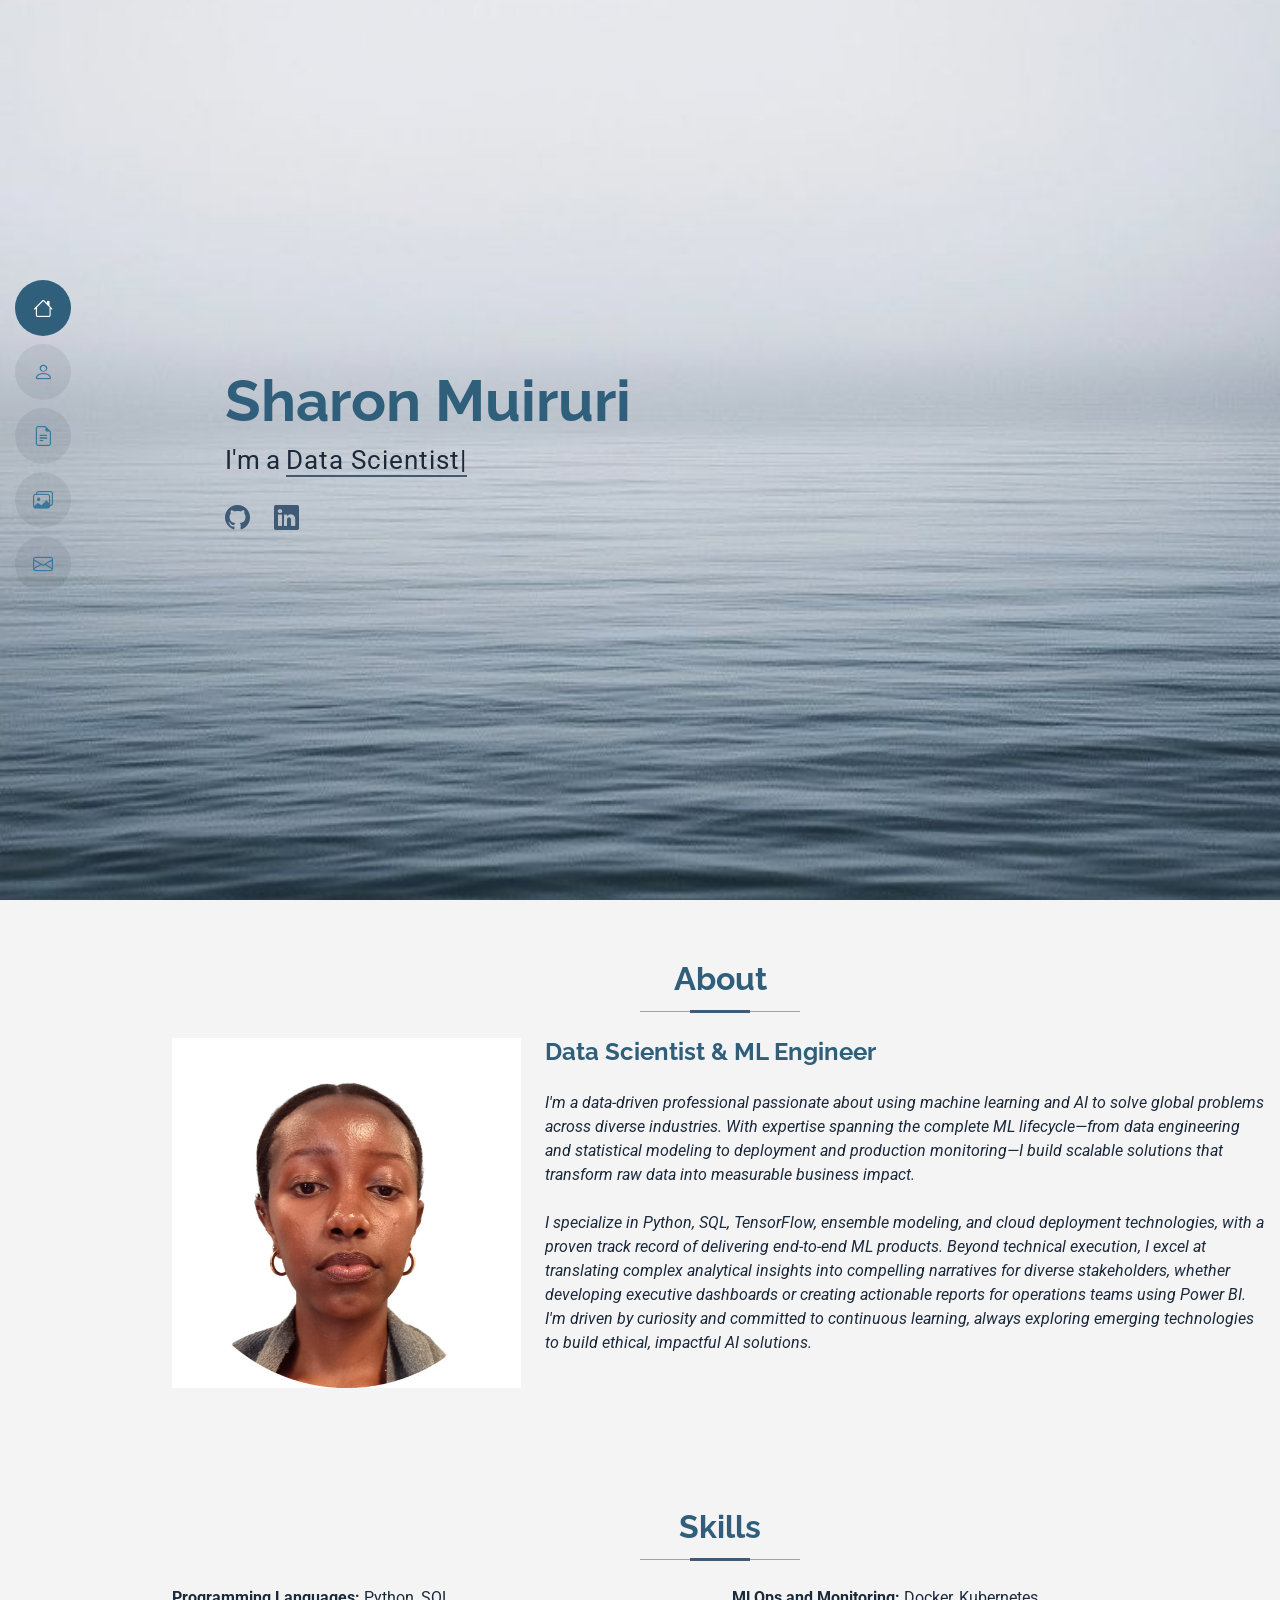
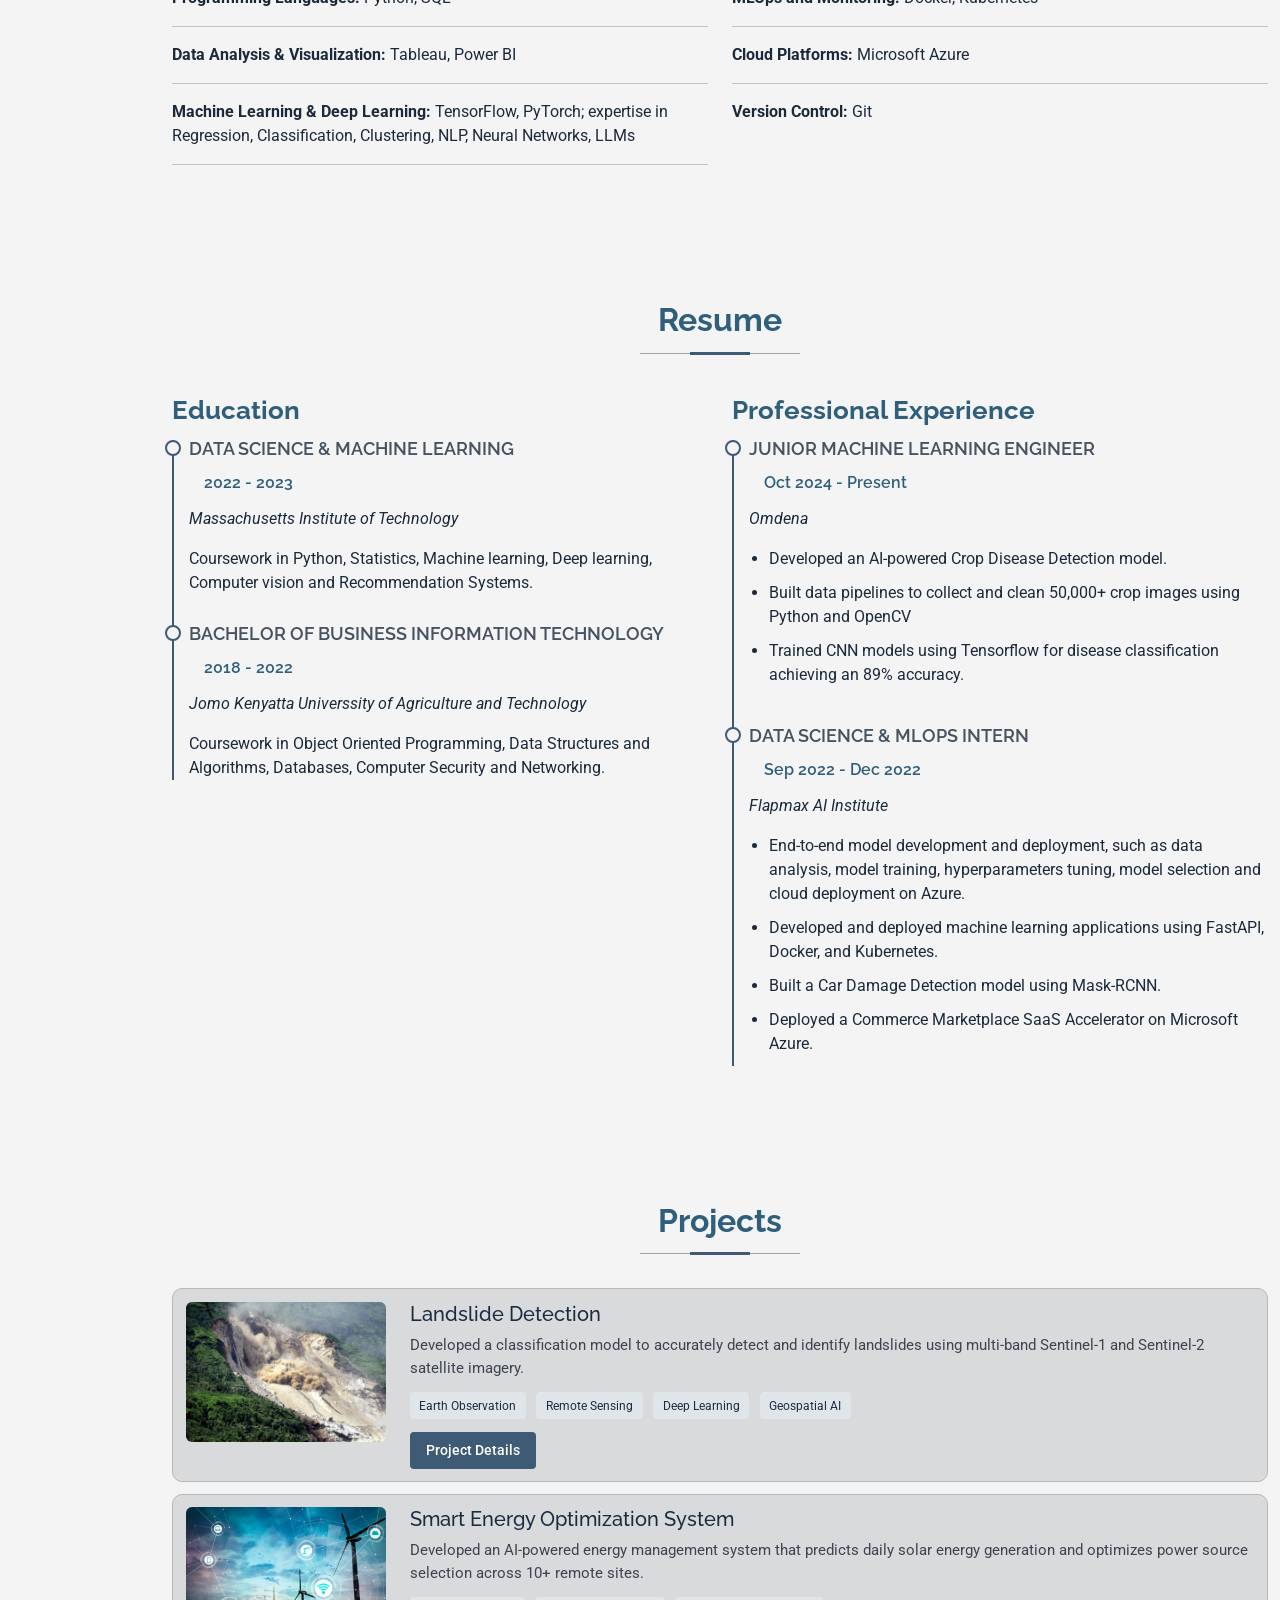
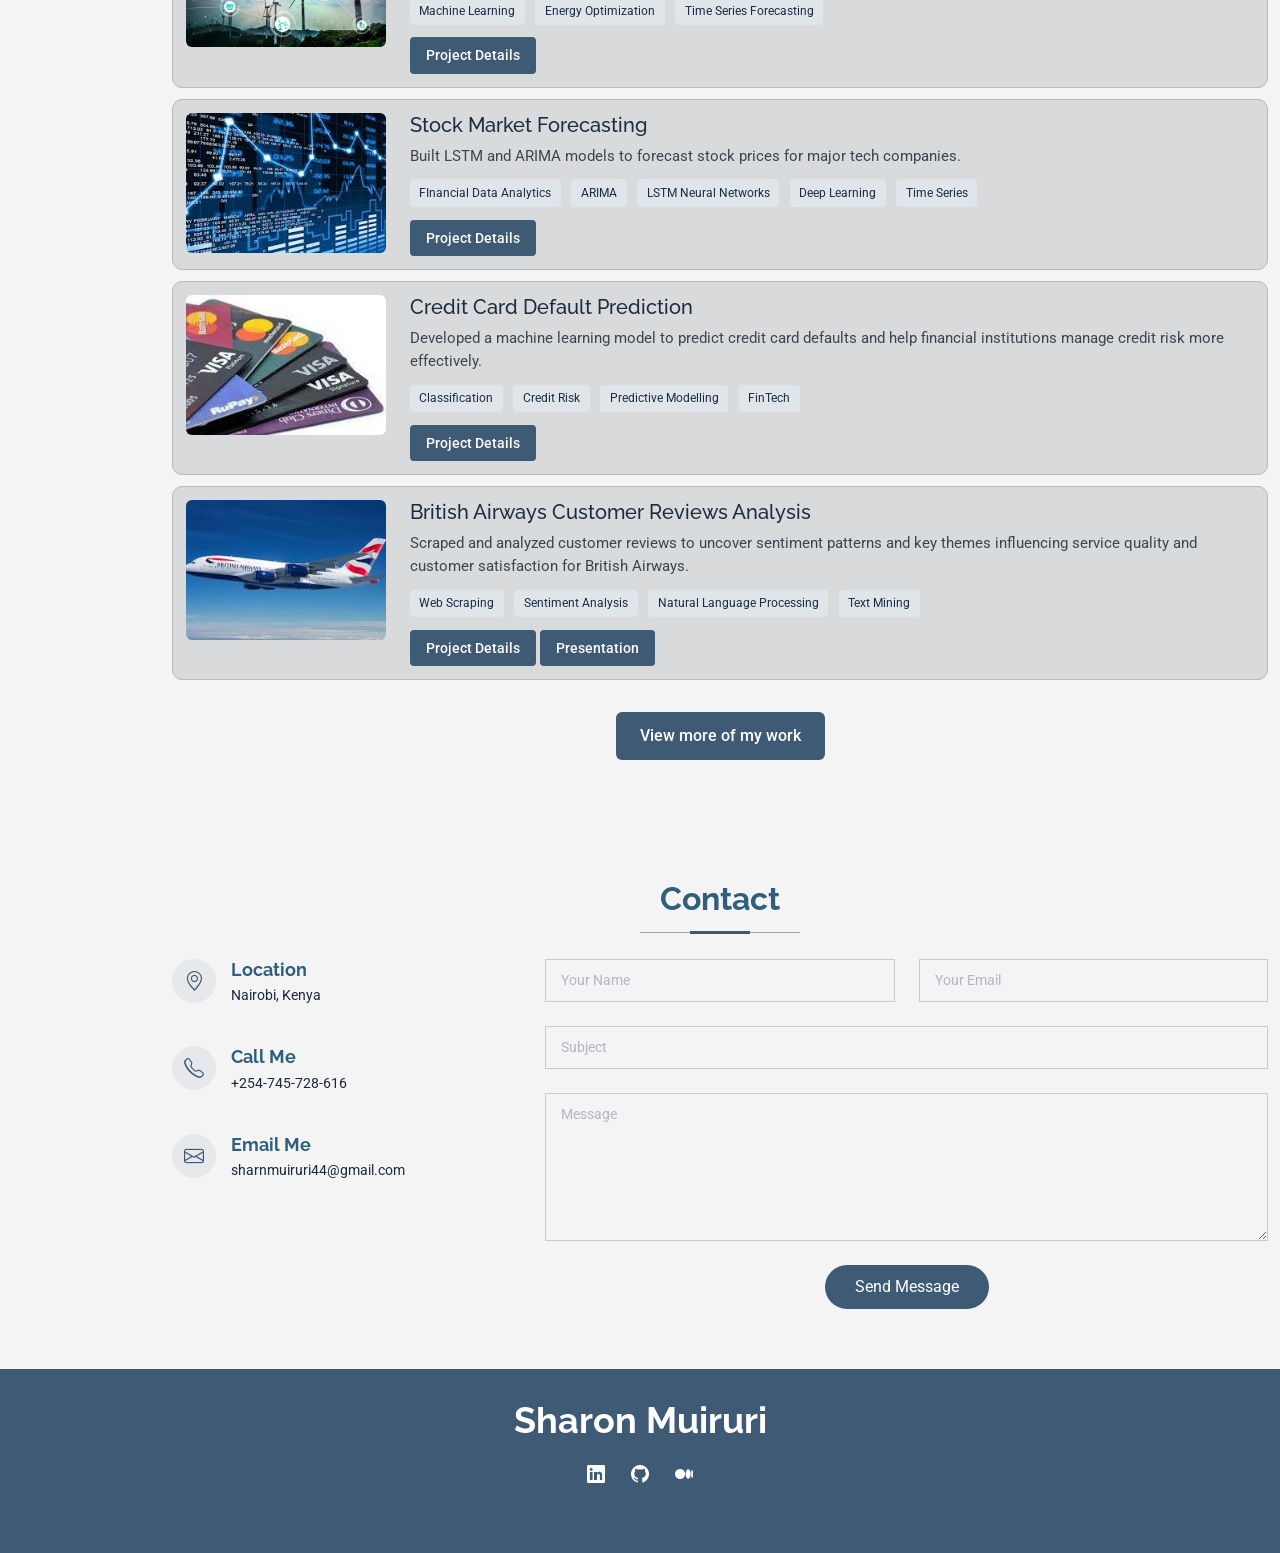
<file: index.html>
<!DOCTYPE html>
<html lang="en">

<head>
  <meta charset="utf-8">
  <meta content="width=device-width, initial-scale=1.0" name="viewport">
  <title>Sharon M.</title>
  <meta content="" name="description">
  <meta content="" name="keywords">

  <!-- Favicons -->
  <link href="assets/img/favicon.png" rel="icon">
  <link href="assets/img/apple-touch-icon.png" rel="apple-touch-icon">

  <!-- Fonts -->
  <link href="https://fonts.googleapis.com" rel="preconnect">
  <link href="https://fonts.gstatic.com" rel="preconnect" crossorigin>
  <link href="https://fonts.googleapis.com/css2?family=Roboto:ital,wght@0,100;0,300;0,400;0,500;0,700;0,900;1,100;1,300;1,400;1,500;1,700;1,900&family=Poppins:ital,wght@0,100;0,200;0,300;0,400;0,500;0,600;0,700;0,800;0,900;1,100;1,200;1,300;1,400;1,500;1,600;1,700;1,800;1,900&family=Raleway:ital,wght@0,100;0,200;0,300;0,400;0,500;0,600;0,700;0,800;0,900;1,100;1,200;1,300;1,400;1,500;1,600;1,700;1,800;1,900&display=swap" rel="stylesheet">

  <!-- Vendor CSS Files -->
  <link href="assets/vendor/bootstrap/css/bootstrap.min.css" rel="stylesheet">
  <link href="assets/vendor/bootstrap-icons/bootstrap-icons.css" rel="stylesheet">
  <link href="assets/vendor/aos/aos.css" rel="stylesheet">
  <link href="assets/vendor/glightbox/css/glightbox.min.css" rel="stylesheet">
  <link href="assets/vendor/swiper/swiper-bundle.min.css" rel="stylesheet">

  <!-- Main CSS File -->
  <link href="assets/css/main.css" rel="stylesheet">

  <!-- =======================================================
  * Template Name: MyResume
  * Template URL: https://bootstrapmade.com/free-html-bootstrap-template-my-resume/
  * Updated: Jun 29 2024 with Bootstrap v5.3.3
  * Author: BootstrapMade.com
  * License: https://bootstrapmade.com/license/
  ======================================================== -->
</head>

<body class="index-page">

  <header id="header" class="header d-flex flex-column justify-content-center">

    <i class="header-toggle d-xl-none bi bi-list"></i>

    <nav id="navmenu" class="navmenu">
      <ul>
        <li><a href="#hero" class="active"><i class="bi bi-house navicon"></i><span>Home</span></a></li>
        <li><a href="#about"><i class="bi bi-person navicon"></i><span>About</span></a></li>
        <li><a href="#resume"><i class="bi bi-file-earmark-text navicon"></i><span>Resume</span></a></li>
        <li><a href="#portfolio"><i class="bi bi-images navicon"></i><span>Portfolio</span></a></li>
        <!-- <li><a href="#services"><i class="bi bi-hdd-stack navicon"></i><span>Blog</span></a></li> -->
        <li><a href="#contact"><i class="bi bi-envelope navicon"></i><span>Contact</span></a></li>
      </ul>
    </nav>

  </header>

  <main class="main">

    <!-- Hero Section -->
    <section id="hero" class="hero section">

      <img src="assets/img/background1.jpg" alt="">

      <div class="container" data-aos="zoom-out">
        <div class="row justify-content-center">
          <div class="col-lg-9">
            <h2>Sharon Muiruri</h2>
            <p>I'm a <span class="typed" data-typed-items="Data Scientist, Machine Learning Engineer">Data Scientist</span><span class="typed-cursor typed-cursor--blink" aria-hidden="true"></span></p>
            <div class="social-links">
              <a href="https://github.com/swariara"><i class="bi bi-github"></i></a>
              <!-- <a href="https://medium.com/@smuiruri"><i class="bi bi-medium"></i></a> -->
              <a href="http://linkedin.com/in/sharon-muiruri"><i class="bi bi-linkedin"></i></a>
            </div>
          </div>
        </div>
      </div>

    </section>
    <!-- /Hero Section -->

    <!-- About Section -->
    <section id="about" class="about section">

      <!-- Section Title -->
      <div class="container section-title" data-aos="fade-up">
        <h2>About</h2>
      </div>
      <!-- End Section Title -->

      <div class="container" data-aos="fade-up" data-aos-delay="100">

        <div class="row gy-4 justify-content-center">
          <div class="col-lg-4">
            <img src="assets/img/profile3.jpeg" class="img-fluid" alt="">
          </div>
          <div class="col-lg-8 content">
            <h2>Data Scientist &amp; ML Engineer</h2>
            <p class="fst-italic py-3">
              I'm a data-driven professional passionate about using machine learning and AI to solve global problems across diverse industries. With expertise spanning the complete ML lifecycle—from data engineering and statistical modeling to deployment and production monitoring—I build scalable solutions that transform raw data into measurable business impact.
            <br>
            <br>
              I specialize in Python, SQL, TensorFlow, ensemble modeling, and cloud deployment technologies, with a proven track record of delivering end-to-end ML products. Beyond technical execution, I excel at translating complex analytical insights into compelling narratives for diverse stakeholders, whether developing executive dashboards or creating actionable reports for operations teams using Power BI. I'm driven by curiosity and committed to continuous learning, always exploring emerging technologies to build ethical, impactful AI solutions.
            </p>
          </div>
        </div>

      </div>

    </section>
    <!-- /About Section -->
    <!-- Skills Section -->
    <section id="skills" class="skills section">

      <div class="container section-title" data-aos="fade-up">
        <h2>Skills</h2>
      </div>

      <div class="container" data-aos="fade-up" data-aos-delay="100">
        <div class="row skills-content">
          <div class="col-lg-6">
            <span class="skill"><b>Programming Languages:</b> Python, SQL</span>
            <hr>
            <span class="skill"><b>Data Analysis & Visualization:</b> Tableau, Power BI</span>
            <hr>
            <span class="skill"><b>Machine Learning & Deep Learning:</b> TensorFlow, PyTorch; expertise in Regression, Classification, Clustering, NLP, Neural Networks, LLMs</span>
            <hr>
            <!-- <span class="skill"><b>Cloud Platforms:</b> Microsoft Azure</span>
            <hr> -->
          </div>
      
          <div class="col-lg-6">
            <span class="skill"><b>MLOps and Monitoring:</b> Docker, Kubernetes</span>
            <hr>
            <!-- <span class="skill"><b>CI/CD and Automation Tools:</b> GitHub Actions, Jenkins, Terraform</span>
            <hr> -->
            <span class="skill"><b>Cloud Platforms:</b> Microsoft Azure</span>
            <hr>
            <span class="skill"><b>Version Control:</b> Git</span>
          </div>
        </div>
      </div>

    </section>
    <!-- /Skills Section -->

    <!-- Resume Section -->
    <section id="resume" class="resume section">

      <!-- Section Title -->
      <div class="container section-title" data-aos="fade-up">
        <h2>Resume</h2>
      </div>

      <div class="container">

        <div class="row">

          <div class="col-lg-6" data-aos="fade-up" data-aos-delay="100">
            
            <h3 class="resume-title">Education</h3>
            <div class="resume-item">
              <h4>Data Science &amp; Machine Learning</h4>
              <h5>2022 - 2023</h5>
              <p><em>Massachusetts Institute of Technology</em></p>
              <p>Coursework in Python, Statistics, Machine learning, Deep learning, Computer vision and Recommendation Systems.</p>
            </div>

            <div class="resume-item">
              <h4>Bachelor of Business Information Technology</h4>
              <h5>2018 - 2022</h5>
              <p><em>Jomo Kenyatta Universsity of Agriculture and Technology</em></p>
              <p>Coursework in Object Oriented Programming, Data Structures and Algorithms, Databases, Computer Security and Networking. </p>
            </div>

          </div>

          <div class="col-lg-6" data-aos="fade-up" data-aos-delay="200">
            <h3 class="resume-title">Professional Experience</h3>

            <div class="resume-item">
              <h4>Junior Machine Learning Engineer</h4>
              <h5>Oct 2024 - Present</h5>
              <p><em>Omdena</em></p>
             
              <!-- <ul>
                <li>Researched and contributed to open-source, impact-driven AI projects.</li>
                <li>Conducted data preprocessing, feature engineering, model selection, and performance evaluation to build scalable and interpretable machine learning models.</li>
                <li>Translated project goals and user needs into effective ML workflows, ensuring alignment between technical approaches and practical applications.</li>
              </ul> -->
              <ul>
                <li>Developed an AI-powered Crop Disease Detection model.</li>
                <li>Built data pipelines to collect and clean 50,000+ crop images using Python and OpenCV</li>
                <li>Trained CNN models using Tensorflow for disease classification achieving an 89% accuracy.</li>
              </ul>
            </div>

            <div class="resume-item">
              <h4>Data Science & MLOps Intern</h4>
              <h5>Sep 2022 - Dec 2022</h5>
              <p><em>Flapmax AI Institute</em></p>
              <ul>
                <li>End-to-end model development and deployment, such as data analysis, model training, hyperparameters tuning, model selection and cloud deployment on Azure.</li>
                <li>Developed and deployed machine learning applications using FastAPI, Docker, and Kubernetes.</li>
                <li>Built a Car Damage Detection model using Mask-RCNN.</li>
                <li>Deployed a Commerce Marketplace SaaS Accelerator on Microsoft Azure.</li>
              </ul>
            </div>

          </div>

        </div>

      </div>

    </section>
    <!-- /Resume Section -->

    <!-- /Portfolio Section -->
    <section id="portfolio" class="portfolio section">
      <div class="container section-title">
        <h2>Projects</h2>
      </div>

      <!-- <ul class="portfolio-filters isotope-filters" data-aos="fade-up" data-aos-delay="100">
        <li data-filter="*" class="filter-active">All</li>
        <li data-filter=".finance">Finance</li>
        <li data-filter=".health">Health</li>
        <li data-filter=".climate">Climate</li>
        <li data-filter=".energy">Energy</li>
      </ul> -->

      <div class="container">
        <div class="portfolio-grid">

          <!-- Project Card -->
          <div class="portfolio-card">
            <div class="portfolio-thumbnail">
              <img src="assets/img/portfolio/project-6.jpg" alt="Landslide Detection">
            </div>
            <div class="portfolio-content">
              <h3><a href="projects/landslide-detection.html">Landslide Detection</a></h3>
              <p class="portfolio-description">Developed a classification model to accurately detect and identify landslides using multi-band Sentinel-1 and Sentinel-2 satellite imagery.</p>
              <div class="portfolio-tags">
                <span>Earth Observation</span>
                <span>Remote Sensing</span>
                <span>Deep Learning</span>
                <span>Geospatial AI</span>
              </div>
              <a class="details-button" href="projects/landslide-detection.html"> Project Details</a>
            </div>
          </div>

          <!-- Project Card -->
          <div class="portfolio-card">
            <div class="portfolio-thumbnail">
              <img src="assets/img/portfolio/smart-energy-project.jpg" alt="Energy">
            </div>
            <div class="portfolio-content">
              <h3><a href="projects/energy-optimization.html">Smart Energy Optimization System</a></h3>
              <p class="portfolio-description">Developed an AI-powered energy management system that predicts daily solar energy generation and optimizes power source selection across 10+ remote sites.</p>
              <div class="portfolio-tags">
                <span>Machine Learning</span>
                <span>Energy Optimization</span>
                <span>Time Series Forecasting</span>
              </div>
              <a class="details-button" href="projects/energy-optimization.html"> Project Details</a>
            </div>
          </div>

          <!-- Project Card -->
          <div class="portfolio-card">
            <div class="portfolio-thumbnail">
              <img src="assets/img/portfolio/stock.jpg" alt="Stock Market">
            </div>
            <div class="portfolio-content">
              <h3><a href="projects/stock-market.html">Stock Market Forecasting</a></h3>
              <p class="portfolio-description">Built LSTM and ARIMA models to forecast stock prices for major tech companies.</p>
              <div class="portfolio-tags">
                <span>FInancial Data Analytics</span>
                <span>ARIMA</span>
                <span>LSTM Neural Networks</span>
                <span>Deep Learning</span>
                <span>Time Series</span>
              </div>
              <a class="details-button" href="projects/stock-market.html"> Project Details</a>
            </div>
          </div>

          <!-- Project Card -->
          <div class="portfolio-card">
            <div class="portfolio-thumbnail">
              <img src="assets/img/portfolio/creditcard.jpeg" alt="Credit Card Default">
            </div>
            <div class="portfolio-content">
              <h3><a href="projects/credit-card-default.html">Credit Card Default Prediction</a></h3>
              <p class="portfolio-description">Developed a machine learning model to predict credit card defaults and help financial institutions manage credit risk more effectively.</p>
              <div class="portfolio-tags">
                <span>Classification</span>
                <span>Credit Risk</span>
                <span>Predictive Modelling</span>
                <span>FinTech</span>
              </div>
              <a class="details-button" href="projects/credit-card-default.html"> Project Details</a>
            </div>
          </div>

          <!-- Project Card -->
          <div class="portfolio-card">
            <div class="portfolio-thumbnail">
              <img src="assets/img/portfolio/project-5.jpg" alt="Customer Reviews Analysis">
            </div>
            <div class="portfolio-content">
              <h3><a href="projects/ba-customer-reviews.html">British Airways Customer Reviews Analysis</a></h3>
              <p class="portfolio-description">Scraped and analyzed customer reviews to uncover sentiment patterns and key themes influencing service quality and customer satisfaction for British Airways.</p>
              <div class="portfolio-tags">
                <span>Web Scraping</span>
                <span>Sentiment Analysis</span>
                <span>Natural Language Processing</span>
                <span>Text Mining</span>
              </div>
              <a class="details-button" href="projects/ba-customer-reviews.html"> Project Details</a>
              <a class="details-button" onclick="location.href='https://docs.google.com/presentation/d/1-ZDQMtWtkRu_gdx8vNp76J1edsoAXMWO/edit?usp=sharing&ouid=105911493654513342346&rtpof=true&sd=true'"> Presentation</a>
            </div>
          </div>  

        </div>
        <div class="view-more-container">
          <a href="https://github.com/swariara" target="_blank" class="view-more-button">
            View more of my work
          </a>
        </div>

      </div>
    </section>
    <!-- Portfolio Section -->

    <!-- Services Section -->
    <!-- <section id="services" class="services section">
      <div class="container section-title" data-aos="fade-up">
        <h2>Services</h2>
      </div>
      <div class="container">
        <div class="row gy-4">

          <div class="col-lg-4 col-md-6" data-aos="fade-up" data-aos-delay="100">
            <div class="service-item item-cyan position-relative">
              <div class="icon">
                <svg width="100" height="100" viewBox="0 0 600 600" xmlns="http://www.w3.org/2000/svg">
                  <path stroke="none" stroke-width="0" fill="#f5f5f5" d="M300,521.0016835830174C376.1290562159157,517.8887921683347,466.0731472004068,529.7835943286574,510.70327084640275,468.03025145048787C554.3714126377745,407.6079735673963,508.03601936045806,328.9844924480964,491.2728898941984,256.3432110539036C474.5976632858925,184.082847569629,479.9380746630129,96.60480741107993,416.23090153303,58.64404602377083C348.86323505073057,18.502131276798302,261.93793281208167,40.57373210992963,193.5410806939664,78.93577620505333C130.42746243093433,114.334589627462,98.30271207620316,179.96522072025542,76.75703585869454,249.04625023123273C51.97151888228291,328.5150500222984,13.704378332031375,421.85034740162234,66.52175969318436,486.19268352777647C119.04800174914682,550.1803526380478,217.28368757567262,524.383925680826,300,521.0016835830174"></path>
                </svg>
                <i class="bi bi-activity"></i>
              </div>
              <a href="#" class="stretched-link">
                <h3>Nesciunt Mete</h3>
              </a>
              <p>Provident nihil minus qui consequatur non omnis maiores. Eos accusantium minus dolores iure perferendis tempore et consequatur.</p>
            </div>
          </div>

          <div class="col-lg-4 col-md-6" data-aos="fade-up" data-aos-delay="200">
            <div class="service-item item-orange position-relative">
              <div class="icon">
                <svg width="100" height="100" viewBox="0 0 600 600" xmlns="http://www.w3.org/2000/svg">
                  <path stroke="none" stroke-width="0" fill="#f5f5f5" d="M300,582.0697525312426C382.5290701553225,586.8405444964366,449.9789794690241,525.3245884688669,502.5850820975895,461.55621195738473C556.606425686781,396.0723002908107,615.8543463187945,314.28637112970534,586.6730223649479,234.56875336149918C558.9533121215079,158.8439757836574,454.9685369536778,164.00468322053177,381.49747125262974,130.76875717737553C312.15926192815925,99.40240125094834,248.97055460311594,18.661163978235184,179.8680185752513,50.54337015887873C110.5421016452524,82.52863877960104,119.82277516462835,180.83849132639028,109.12597500060166,256.43424936330496C100.08760227029461,320.3096726198365,92.17705696193138,384.0621239912766,124.79988738764834,439.7174275375508C164.83382741302287,508.01625554203684,220.96474134820875,577.5009287672846,300,582.0697525312426"></path>
                </svg>
                <i class="bi bi-broadcast"></i>
              </div>
              <a href="#" class="stretched-link">
                <h3>Eosle Commodi</h3>
              </a>
              <p>Ut autem aut autem non a. Sint sint sit facilis nam iusto sint. Libero corrupti neque eum hic non ut nesciunt dolorem.</p>
            </div>
          </div>

          <div class="col-lg-4 col-md-6" data-aos="fade-up" data-aos-delay="300">
            <div class="service-item item-teal position-relative">
              <div class="icon">
                <svg width="100" height="100" viewBox="0 0 600 600" xmlns="http://www.w3.org/2000/svg">
                  <path stroke="none" stroke-width="0" fill="#f5f5f5" d="M300,541.5067337569781C382.14930387511276,545.0595476570109,479.8736841581634,548.3450877840088,526.4010558755058,480.5488172755941C571.5218469581645,414.80211281144784,517.5187510058486,332.0715597781072,496.52539010469104,255.14436215662573C477.37192572678356,184.95920475031193,473.57363656557914,105.61284051026155,413.0603344069578,65.22779650032875C343.27470386102294,18.654635553484475,251.2091493199835,5.337323636656869,175.0934190732945,40.62881213300186C97.87086631185822,76.43348514350839,51.98124368387456,156.15599469081315,36.44837278890362,239.84606092416172C21.716077023791087,319.22268207091537,43.775223500013084,401.1760424656574,96.891909868211,461.97329694683043C147.22146801428983,519.5804099606455,223.5754009179313,538.201503339737,300,541.5067337569781"></path>
                </svg>
                <i class="bi bi-easel"></i>
              </div>
              <a href="#" class="stretched-link">
                <h3>Ledo Markt</h3>
              </a>
              <p>Ut excepturi voluptatem nisi sed. Quidem fuga consequatur. Minus ea aut. Vel qui id voluptas adipisci eos earum corrupti.</p>
            </div>
          </div>

          <div class="col-lg-4 col-md-6" data-aos="fade-up" data-aos-delay="400">
            <div class="service-item item-red position-relative">
              <div class="icon">
                <svg width="100" height="100" viewBox="0 0 600 600" xmlns="http://www.w3.org/2000/svg">
                  <path stroke="none" stroke-width="0" fill="#f5f5f5" d="M300,503.46388370962813C374.79870501325706,506.71871716319447,464.8034551963731,527.1746412648533,510.4981551193396,467.86667711651364C555.9287308511215,408.9015244558933,512.6030010748507,327.5744911775523,490.211057578863,256.5855673507754C471.097692560561,195.9906835881958,447.69079081568157,138.11976852964426,395.19560036434837,102.3242989838813C329.3053358748298,57.3949838291264,248.02791733380457,8.279543830951368,175.87071277845988,42.242879143198664C103.41431057327972,76.34704239035025,93.79494320519305,170.9812938413882,81.28167332365135,250.07896920659033C70.17666984294237,320.27484674793965,64.84698225790005,396.69656628748305,111.28512138212992,450.4950937839243C156.20124167950087,502.5303643271138,231.32542653798444,500.4755392045468,300,503.46388370962813"></path>
                </svg>
                <i class="bi bi-bounding-box-circles"></i>
              </div>
              <a href="#" class="stretched-link">
                <h3>Asperiores Commodit</h3>
              </a>
              <p>Non et temporibus minus omnis sed dolor esse consequatur. Cupiditate sed error ea fuga sit provident adipisci neque.</p>
              <a href="#" class="stretched-link"></a>
            </div>
          </div>

          <div class="col-lg-4 col-md-6" data-aos="fade-up" data-aos-delay="500">
            <div class="service-item item-indigo position-relative">
              <div class="icon">
                <svg width="100" height="100" viewBox="0 0 600 600" xmlns="http://www.w3.org/2000/svg">
                  <path stroke="none" stroke-width="0" fill="#f5f5f5" d="M300,532.3542879108572C369.38199826031484,532.3153073249985,429.10787420159085,491.63046689027357,474.5244479745417,439.17860296908856C522.8885846962883,383.3225815378663,569.1668002868075,314.3205725914397,550.7432151929288,242.7694973846089C532.6665558377875,172.5657663291529,456.2379748765914,142.6223662098291,390.3689995646985,112.34683881706744C326.66090330228417,83.06452184765237,258.84405631176094,53.51806209861945,193.32584062364296,78.48882559362697C121.61183558270385,105.82097193414197,62.805066853699245,167.19869350419734,48.57481801355237,242.6138429142374C34.843463184063346,315.3850353017275,76.69343916112496,383.4422959591041,125.22947124332185,439.3748458443577C170.7312796277747,491.8107796887764,230.57421082200815,532.3932930995766,300,532.3542879108572"></path>
                </svg>
                <i class="bi bi-calendar4-week icon"></i>
              </div>
              <a href="#" class="stretched-link">
                <h3>Velit Doloremque</h3>
              </a>
              <p>Cumque et suscipit saepe. Est maiores autem enim facilis ut aut ipsam corporis aut. Sed animi at autem alias eius labore.</p>
              <a href="#" class="stretched-link"></a>
            </div>
          </div>

          <div class="col-lg-4 col-md-6" data-aos="fade-up" data-aos-delay="600">
            <div class="service-item item-pink position-relative">
              <div class="icon">
                <svg width="100" height="100" viewBox="0 0 600 600" xmlns="http://www.w3.org/2000/svg">
                  <path stroke="none" stroke-width="0" fill="#f5f5f5" d="M300,566.797414625762C385.7384707136149,576.1784315230908,478.7894351017131,552.8928747891023,531.9192734346935,484.94944893311C584.6109503024035,417.5663521118492,582.489472248146,322.67544863468447,553.9536738515405,242.03673114598146C529.1557734026468,171.96086150256528,465.24506316201064,127.66468636344209,395.9583748389544,100.7403814666027C334.2173773831606,76.7482773500951,269.4350130405921,84.62216499799875,207.1952322260088,107.2889140133804C132.92018162631612,134.33871894543012,41.79353780512637,160.00259165414826,22.644507872594943,236.69541883565114C3.319112789854554,314.0945973066697,72.72355303640163,379.243833228382,124.04198916343866,440.3218312028393C172.9286146004772,498.5055451809895,224.45579914871206,558.5317968840102,300,566.797414625762"></path>
                </svg>
                <i class="bi bi-chat-square-text"></i>
              </div>
              <a href="#" class="stretched-link">
                <h3>Dolori Architecto</h3>
              </a>
              <p>Hic molestias ea quibusdam eos. Fugiat enim doloremque aut neque non et debitis iure. Corrupti recusandae ducimus enim.</p>
              <a href="#" class="stretched-link"></a>
            </div>
          </div>

        </div>

      </div>

    </section> -->
    <!-- /Services Section -->

    <!-- Testimonials Section -->
    <!-- <section id="testimonials" class="testimonials section">

      
      <div class="container section-title" data-aos="fade-up">
        <h2>Testimonials</h2>
        <p>Necessitatibus eius consequatur ex aliquid fuga eum quidem sint consectetur velit</p>
      </div>
      

      <div class="container" data-aos="fade-up" data-aos-delay="100">

        <div class="swiper init-swiper">
          <script type="application/json" class="swiper-config">
            {
              "loop": true,
              "speed": 600,
              "autoplay": {
                "delay": 5000
              },
              "slidesPerView": "auto",
              "pagination": {
                "el": ".swiper-pagination",
                "type": "bullets",
                "clickable": true
              }
            }
          </script>
          <div class="swiper-wrapper">

            <div class="swiper-slide">
              <div class="testimonial-item">
                <div class="row gy-4 justify-content-center">
                  <div class="col-lg-6">
                    <div class="testimonial-content">
                      <p>
                        <i class="bi bi-quote quote-icon-left"></i>
                        <span>Proin iaculis purus consequat sem cure digni ssim donec porttitora entum suscipit rhoncus. Accusantium quam, ultricies eget id, aliquam eget nibh et. Maecen aliquam, risus at semper.</span>
                        <i class="bi bi-quote quote-icon-right"></i>
                      </p>
                      <h3>Saul Goodman</h3>
                      <h4>Ceo &amp; Founder</h4>
                      <div class="stars">
                        <i class="bi bi-star-fill"></i><i class="bi bi-star-fill"></i><i class="bi bi-star-fill"></i><i class="bi bi-star-fill"></i><i class="bi bi-star-fill"></i>
                      </div>
                    </div>
                  </div>
                  <div class="col-lg-2 text-center">
                    <img src="assets/img/testimonials/testimonials-1.jpg" class="img-fluid testimonial-img" alt="">
                  </div>
                </div>
              </div>
            </div>
            

            <div class="swiper-slide">
              <div class="testimonial-item">
                <div class="row gy-4 justify-content-center">
                  <div class="col-lg-6">
                    <div class="testimonial-content">
                      <p>
                        <i class="bi bi-quote quote-icon-left"></i>
                        <span>Export tempor illum tamen malis malis eram quae irure esse labore quem cillum quid cillum eram malis quorum velit fore eram velit sunt aliqua noster fugiat irure amet legam anim culpa.</span>
                        <i class="bi bi-quote quote-icon-right"></i>
                      </p>
                      <h3>Sara Wilsson</h3>
                      <h4>Designer</h4>
                      <div class="stars">
                        <i class="bi bi-star-fill"></i><i class="bi bi-star-fill"></i><i class="bi bi-star-fill"></i><i class="bi bi-star-fill"></i><i class="bi bi-star-fill"></i>
                      </div>
                    </div>
                  </div>
                  <div class="col-lg-2 text-center">
                    <img src="assets/img/testimonials/testimonials-2.jpg" class="img-fluid testimonial-img" alt="">
                  </div>
                </div>
              </div>
            </div>
           

            <div class="swiper-slide">
              <div class="testimonial-item">
                <div class="row gy-4 justify-content-center">
                  <div class="col-lg-6">
                    <div class="testimonial-content">
                      <p>
                        <i class="bi bi-quote quote-icon-left"></i>
                        <span>Enim nisi quem export duis labore cillum quae magna enim sint quorum nulla quem veniam duis minim tempor labore quem eram duis noster aute amet eram fore quis sint minim.</span>
                        <i class="bi bi-quote quote-icon-right"></i>
                      </p>
                      <h3>Jena Karlis</h3>
                      <h4>Store Owner</h4>
                      <div class="stars">
                        <i class="bi bi-star-fill"></i><i class="bi bi-star-fill"></i><i class="bi bi-star-fill"></i><i class="bi bi-star-fill"></i><i class="bi bi-star-fill"></i>
                      </div>
                    </div>
                  </div>
                  <div class="col-lg-2 text-center">
                    <img src="assets/img/testimonials/testimonials-3.jpg" class="img-fluid testimonial-img" alt="">
                  </div>
                </div>
              </div>
            </div>
            

            <div class="swiper-slide">
              <div class="testimonial-item">
                <div class="row gy-4 justify-content-center">
                  <div class="col-lg-6">
                    <div class="testimonial-content">
                      <p>
                        <i class="bi bi-quote quote-icon-left"></i>
                        <span>Fugiat enim eram quae cillum dolore dolor amet nulla culpa multos export minim fugiat minim velit minim dolor enim duis veniam ipsum anim magna sunt elit fore quem dolore labore illum veniam.</span>
                        <i class="bi bi-quote quote-icon-right"></i>
                      </p>
                      <h3>John Larson</h3>
                      <h4>Entrepreneur</h4>
                      <div class="stars">
                        <i class="bi bi-star-fill"></i><i class="bi bi-star-fill"></i><i class="bi bi-star-fill"></i><i class="bi bi-star-fill"></i><i class="bi bi-star-fill"></i>
                      </div>
                    </div>
                  </div>
                  <div class="col-lg-2 text-center">
                    <img src="assets/img/testimonials/testimonials-4.jpg" class="img-fluid testimonial-img" alt="">
                  </div>
                </div>
              </div>
            </div>
            

          </div>
          <div class="swiper-pagination"></div>
        </div>

      </div>

    </section> -->
    <!-- /Testimonials Section -->

    <!-- Contact Section -->
    <section id="contact" class="contact section">

      <!-- Section Title -->
      <div class="container section-title" data-aos="fade-up">
        <h2>Contact</h2>
      </div><!-- End Section Title -->

      <div class="container" data-aos="fade" data-aos-delay="100">

        <div class="row gy-4">

          <div class="col-lg-4">
            <div class="info-item d-flex" data-aos="fade-up" data-aos-delay="200">
              <i class="bi bi-geo-alt flex-shrink-0"></i>
              <div>
                <h3>Location</h3>
                <p>Nairobi, Kenya</p>
              </div>
            </div><!-- End Info Item -->

            <div class="info-item d-flex" data-aos="fade-up" data-aos-delay="300">
              <i class="bi bi-telephone flex-shrink-0"></i>
              <div>
                <h3>Call Me</h3>
                <p>+254-745-728-616</p>
              </div>
            </div><!-- End Info Item -->

            <div class="info-item d-flex" data-aos="fade-up" data-aos-delay="400">
              <i class="bi bi-envelope flex-shrink-0"></i>
              <div>
                <h3>Email Me</h3>
                <p>sharnmuiruri44@gmail.com</p>
              </div>
            </div><!-- End Info Item -->

          </div>

          <div class="col-lg-8">
            <form action="forms/contact.php" method="post" class="php-email-form" data-aos="fade-up" data-aos-delay="200">
              <div class="row gy-4">

                <div class="col-md-6">
                  <input type="text" name="name" class="form-control" placeholder="Your Name" required="">
                </div>

                <div class="col-md-6 ">
                  <input type="email" class="form-control" name="email" placeholder="Your Email" required="">
                </div>

                <div class="col-md-12">
                  <input type="text" class="form-control" name="subject" placeholder="Subject" required="">
                </div>

                <div class="col-md-12">
                  <textarea class="form-control" name="message" rows="6" placeholder="Message" required=""></textarea>
                </div>

                <div class="col-md-12 text-center">
                  <div class="loading">Loading</div>
                  <div class="error-message"></div>
                  <div class="sent-message">Your message has been sent. Thank you!</div>

                  <button type="submit">Send Message</button>
                </div>

              </div>
            </form>
          </div><!-- End Contact Form -->

        </div>

      </div>

    </section>
    <!-- /Contact Section -->

  </main>

  <footer id="footer" class="footer position-relative">
    <div class="container">
      <h3 class="sitename">Sharon Muiruri</h3>
      <div class="social-links d-flex justify-content-center">
        <a href="http://linkedin.com/in/sharon-muiruri"><i class="bi bi-linkedin"></i></a>
        <a href="https://github.com/swariara"><i class="bi bi-github"></i></a>
        <a href=""><i class="bi bi-medium"></i></a>
      </div>
      <!-- <div class="container">
        <div class="copyright">
          <span>Copyright</span> <strong class="px-1 sitename">Alex Smith</strong> <span>All Rights Reserved</span>
        </div>
        <div class="credits"> -->
          <!-- All the links in the footer should remain intact. -->
          <!-- You can delete the links only if you've purchased the pro version. -->
          <!-- Licensing information: https://bootstrapmade.com/license/ -->
          <!-- Purchase the pro version with working PHP/AJAX contact form: [buy-url] -->
          <!-- Designed by <a href="https://bootstrapmade.com/">BootstrapMade</a>
        </div>
      </div> 
    </div> -->
  </footer> 

  <!-- Scroll Top -->
  <a href="#" id="scroll-top" class="scroll-top d-flex align-items-center justify-content-center"><i class="bi bi-arrow-up-short"></i></a>

  <!-- Preloader -->
  <div id="preloader"></div>

  <!-- Vendor JS Files -->
  <script src="assets/vendor/bootstrap/js/bootstrap.bundle.min.js"></script>
  <script src="assets/vendor/php-email-form/validate.js"></script>
  <script src="assets/vendor/aos/aos.js"></script>
  <script src="assets/vendor/typed.js/typed.umd.js"></script>
  <script src="assets/vendor/purecounter/purecounter_vanilla.js"></script>
  <script src="assets/vendor/waypoints/noframework.waypoints.js"></script>
  <script src="assets/vendor/glightbox/js/glightbox.min.js"></script>
  <script src="assets/vendor/imagesloaded/imagesloaded.pkgd.min.js"></script>
  <script src="assets/vendor/isotope-layout/isotope.pkgd.min.js"></script>
  <!-- <script src="https://unpkg.com/isotope-layout@3/dist/isotope.pkgd.min.js"></script> -->
  <script src="assets/vendor/swiper/swiper-bundle.min.js"></script>

  <!-- Main JS File -->
  <script src="assets/js/main.js"></script>

<!-- 
  <script>
  document.addEventListener('DOMContentLoaded', function () {
    var isoContainer = document.querySelector('.isotope-container');
    if (isoContainer) {
      var iso = new Isotope(isoContainer, {
        itemSelector: '.isotope-item',
        layoutMode: 'fitRows'
      });

      var filters = document.querySelectorAll('.portfolio-filters li');
      filters.forEach(function (filter) {
        filter.addEventListener('click', function () {
          filters.forEach(el => el.classList.remove('filter-active'));
          this.classList.add('filter-active');
          var filterValue = this.getAttribute('data-filter');
          iso.arrange({ filter: filterValue });
        });
      });
    }
  });
</script> -->


</body>

</html>
</file>
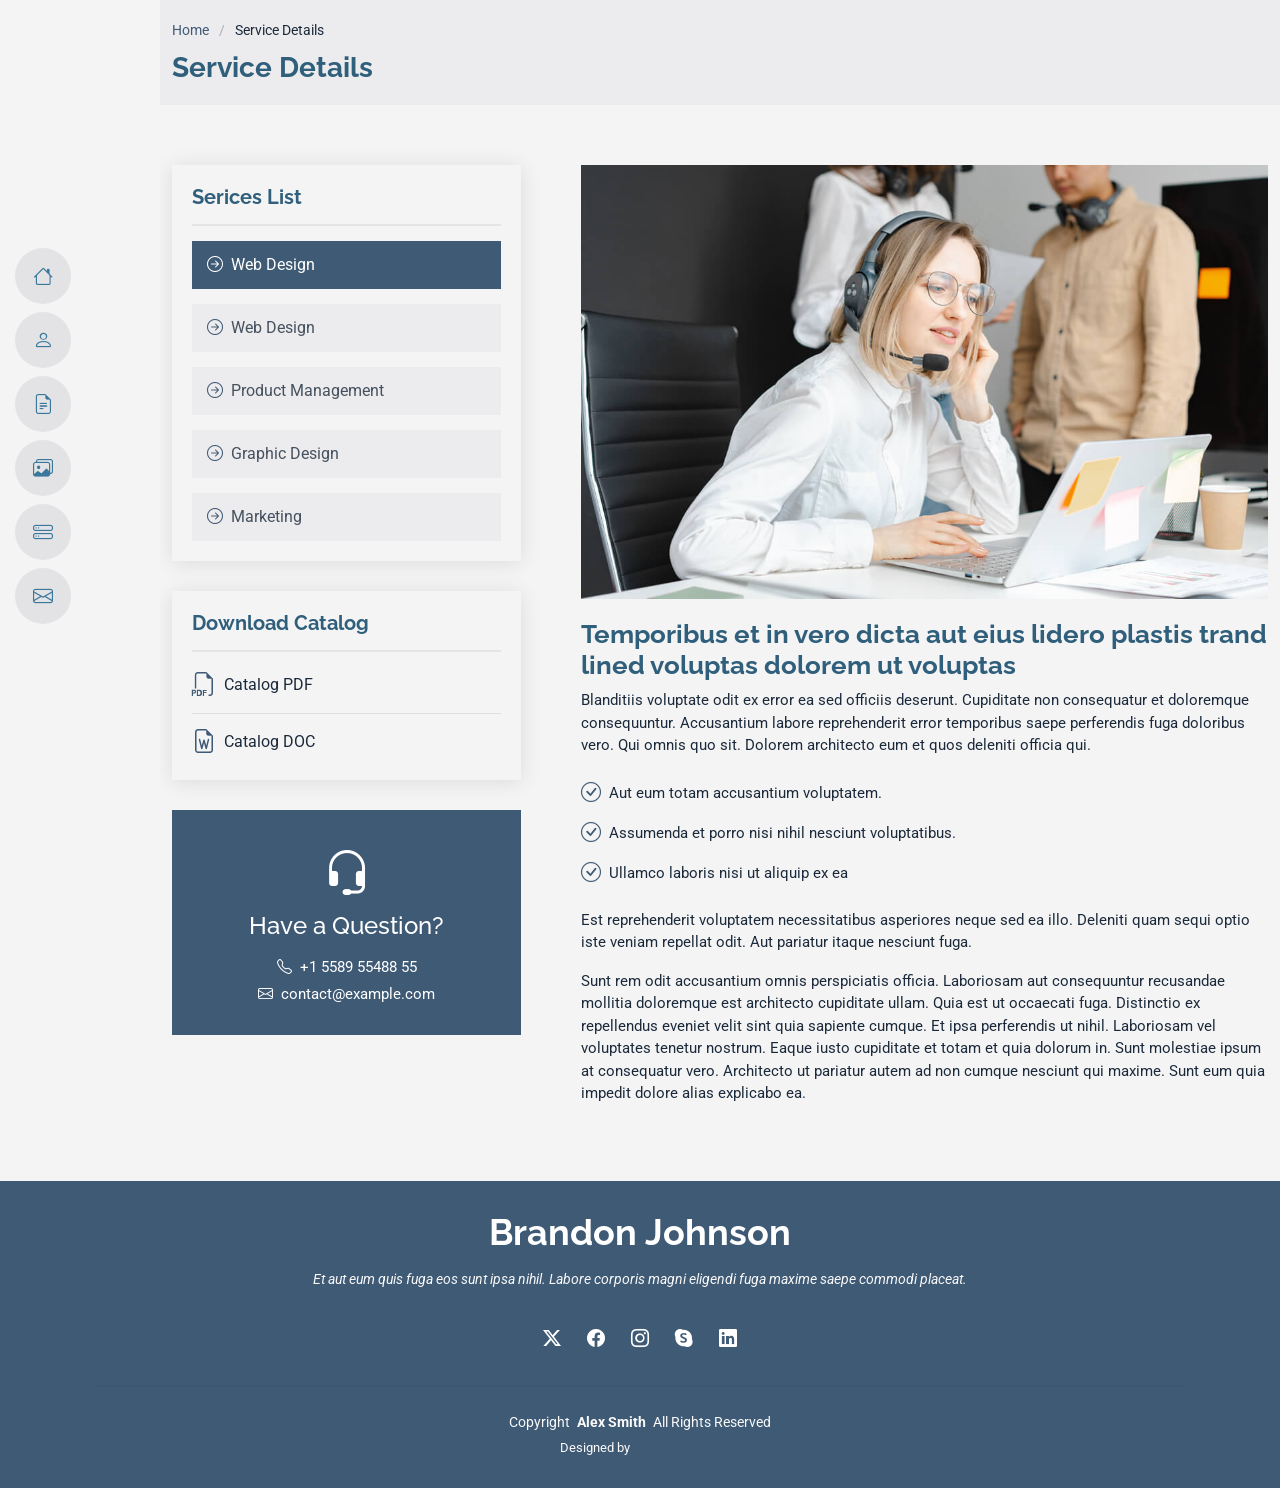
<file: service-details.html>
<!DOCTYPE html>
<html lang="en">

<head>
  <meta charset="utf-8">
  <meta content="width=device-width, initial-scale=1.0" name="viewport">
  <title>Service Details - MyResume Bootstrap Template</title>
  <meta content="" name="description">
  <meta content="" name="keywords">

  <!-- Favicons -->
  <link href="assets/img/favicon.png" rel="icon">
  <link href="assets/img/apple-touch-icon.png" rel="apple-touch-icon">

  <!-- Fonts -->
  <link href="https://fonts.googleapis.com" rel="preconnect">
  <link href="https://fonts.gstatic.com" rel="preconnect" crossorigin>
  <link href="https://fonts.googleapis.com/css2?family=Roboto:ital,wght@0,100;0,300;0,400;0,500;0,700;0,900;1,100;1,300;1,400;1,500;1,700;1,900&family=Poppins:ital,wght@0,100;0,200;0,300;0,400;0,500;0,600;0,700;0,800;0,900;1,100;1,200;1,300;1,400;1,500;1,600;1,700;1,800;1,900&family=Raleway:ital,wght@0,100;0,200;0,300;0,400;0,500;0,600;0,700;0,800;0,900;1,100;1,200;1,300;1,400;1,500;1,600;1,700;1,800;1,900&display=swap" rel="stylesheet">

  <!-- Vendor CSS Files -->
  <link href="assets/vendor/bootstrap/css/bootstrap.min.css" rel="stylesheet">
  <link href="assets/vendor/bootstrap-icons/bootstrap-icons.css" rel="stylesheet">
  <link href="assets/vendor/aos/aos.css" rel="stylesheet">
  <link href="assets/vendor/glightbox/css/glightbox.min.css" rel="stylesheet">
  <link href="assets/vendor/swiper/swiper-bundle.min.css" rel="stylesheet">

  <!-- Main CSS File -->
  <link href="assets/css/main.css" rel="stylesheet">

  <!-- =======================================================
  * Template Name: MyResume
  * Template URL: https://bootstrapmade.com/free-html-bootstrap-template-my-resume/
  * Updated: Jun 29 2024 with Bootstrap v5.3.3
  * Author: BootstrapMade.com
  * License: https://bootstrapmade.com/license/
  ======================================================== -->
</head>

<body class="service-details-page">

  <header id="header" class="header d-flex flex-column justify-content-center">

    <i class="header-toggle d-xl-none bi bi-list"></i>

    <nav id="navmenu" class="navmenu">
      <ul>
        <li><a href="#hero"><i class="bi bi-house navicon"></i><span>Home</span></a></li>
        <li><a href="#about"><i class="bi bi-person navicon"></i><span>About</span></a></li>
        <li><a href="#resume"><i class="bi bi-file-earmark-text navicon"></i><span>Resume</span></a></li>
        <li><a href="#portfolio"><i class="bi bi-images navicon"></i><span>Portfolio</span></a></li>
        <li><a href="#services"><i class="bi bi-hdd-stack navicon"></i><span>Services</span></a></li>
        <li><a href="#contact"><i class="bi bi-envelope navicon"></i><span>Contact</span></a></li>
      </ul>
    </nav>

  </header>

  <main class="main">

    <!-- Page Title -->
    <div class="page-title" data-aos="fade">
      <div class="container">
        <nav class="breadcrumbs">
          <ol>
            <li><a href="index.html">Home</a></li>
            <li class="current">Service Details</li>
          </ol>
        </nav>
        <h1>Service Details</h1>
      </div>
    </div><!-- End Page Title -->

    <!-- Service Details Section -->
    <section id="service-details" class="service-details section">

      <div class="container">

        <div class="row gy-5">

          <div class="col-lg-4" data-aos="fade-up" data-aos-delay="100">

            <div class="service-box">
              <h4>Serices List</h4>
              <div class="services-list">
                <a href="#" class="active"><i class="bi bi-arrow-right-circle"></i><span>Web Design</span></a>
                <a href="#"><i class="bi bi-arrow-right-circle"></i><span>Web Design</span></a>
                <a href="#"><i class="bi bi-arrow-right-circle"></i><span>Product Management</span></a>
                <a href="#"><i class="bi bi-arrow-right-circle"></i><span>Graphic Design</span></a>
                <a href="#"><i class="bi bi-arrow-right-circle"></i><span>Marketing</span></a>
              </div>
            </div><!-- End Services List -->

            <div class="service-box">
              <h4>Download Catalog</h4>
              <div class="download-catalog">
                <a href="#"><i class="bi bi-filetype-pdf"></i><span>Catalog PDF</span></a>
                <a href="#"><i class="bi bi-file-earmark-word"></i><span>Catalog DOC</span></a>
              </div>
            </div><!-- End Services List -->

            <div class="help-box d-flex flex-column justify-content-center align-items-center">
              <i class="bi bi-headset help-icon"></i>
              <h4>Have a Question?</h4>
              <p class="d-flex align-items-center mt-2 mb-0"><i class="bi bi-telephone me-2"></i> <span>+1 5589 55488 55</span></p>
              <p class="d-flex align-items-center mt-1 mb-0"><i class="bi bi-envelope me-2"></i> <a href="mailto:contact@example.com">contact@example.com</a></p>
            </div>

          </div>

          <div class="col-lg-8 ps-lg-5" data-aos="fade-up" data-aos-delay="200">
            <img src="assets/img/services.jpg" alt="" class="img-fluid services-img">
            <h3>Temporibus et in vero dicta aut eius lidero plastis trand lined voluptas dolorem ut voluptas</h3>
            <p>
              Blanditiis voluptate odit ex error ea sed officiis deserunt. Cupiditate non consequatur et doloremque consequuntur. Accusantium labore reprehenderit error temporibus saepe perferendis fuga doloribus vero. Qui omnis quo sit. Dolorem architecto eum et quos deleniti officia qui.
            </p>
            <ul>
              <li><i class="bi bi-check-circle"></i> <span>Aut eum totam accusantium voluptatem.</span></li>
              <li><i class="bi bi-check-circle"></i> <span>Assumenda et porro nisi nihil nesciunt voluptatibus.</span></li>
              <li><i class="bi bi-check-circle"></i> <span>Ullamco laboris nisi ut aliquip ex ea</span></li>
            </ul>
            <p>
              Est reprehenderit voluptatem necessitatibus asperiores neque sed ea illo. Deleniti quam sequi optio iste veniam repellat odit. Aut pariatur itaque nesciunt fuga.
            </p>
            <p>
              Sunt rem odit accusantium omnis perspiciatis officia. Laboriosam aut consequuntur recusandae mollitia doloremque est architecto cupiditate ullam. Quia est ut occaecati fuga. Distinctio ex repellendus eveniet velit sint quia sapiente cumque. Et ipsa perferendis ut nihil. Laboriosam vel voluptates tenetur nostrum. Eaque iusto cupiditate et totam et quia dolorum in. Sunt molestiae ipsum at consequatur vero. Architecto ut pariatur autem ad non cumque nesciunt qui maxime. Sunt eum quia impedit dolore alias explicabo ea.
            </p>
          </div>

        </div>

      </div>

    </section><!-- /Service Details Section -->

  </main>

  <footer id="footer" class="footer position-relative light-background">
    <div class="container">
      <h3 class="sitename">Brandon Johnson</h3>
      <p>Et aut eum quis fuga eos sunt ipsa nihil. Labore corporis magni eligendi fuga maxime saepe commodi placeat.</p>
      <div class="social-links d-flex justify-content-center">
        <a href=""><i class="bi bi-twitter-x"></i></a>
        <a href=""><i class="bi bi-facebook"></i></a>
        <a href=""><i class="bi bi-instagram"></i></a>
        <a href=""><i class="bi bi-skype"></i></a>
        <a href=""><i class="bi bi-linkedin"></i></a>
      </div>
      <div class="container">
        <div class="copyright">
          <span>Copyright</span> <strong class="px-1 sitename">Alex Smith</strong> <span>All Rights Reserved</span>
        </div>
        <div class="credits">
          <!-- All the links in the footer should remain intact. -->
          <!-- You can delete the links only if you've purchased the pro version. -->
          <!-- Licensing information: https://bootstrapmade.com/license/ -->
          <!-- Purchase the pro version with working PHP/AJAX contact form: [buy-url] -->
          Designed by <a href="https://bootstrapmade.com/">BootstrapMade</a>
        </div>
      </div>
    </div>
  </footer>

  <!-- Scroll Top -->
  <a href="#" id="scroll-top" class="scroll-top d-flex align-items-center justify-content-center"><i class="bi bi-arrow-up-short"></i></a>

  <!-- Preloader -->
  <div id="preloader"></div>

  <!-- Vendor JS Files -->
  <script src="assets/vendor/bootstrap/js/bootstrap.bundle.min.js"></script>
  <script src="assets/vendor/php-email-form/validate.js"></script>
  <script src="assets/vendor/aos/aos.js"></script>
  <script src="assets/vendor/typed.js/typed.umd.js"></script>
  <script src="assets/vendor/purecounter/purecounter_vanilla.js"></script>
  <script src="assets/vendor/waypoints/noframework.waypoints.js"></script>
  <script src="assets/vendor/glightbox/js/glightbox.min.js"></script>
  <script src="assets/vendor/imagesloaded/imagesloaded.pkgd.min.js"></script>
  <script src="assets/vendor/isotope-layout/isotope.pkgd.min.js"></script>
  <script src="assets/vendor/swiper/swiper-bundle.min.js"></script>

  <!-- Main JS File -->
  <script src="assets/js/main.js"></script>

</body>

</html>
</file>
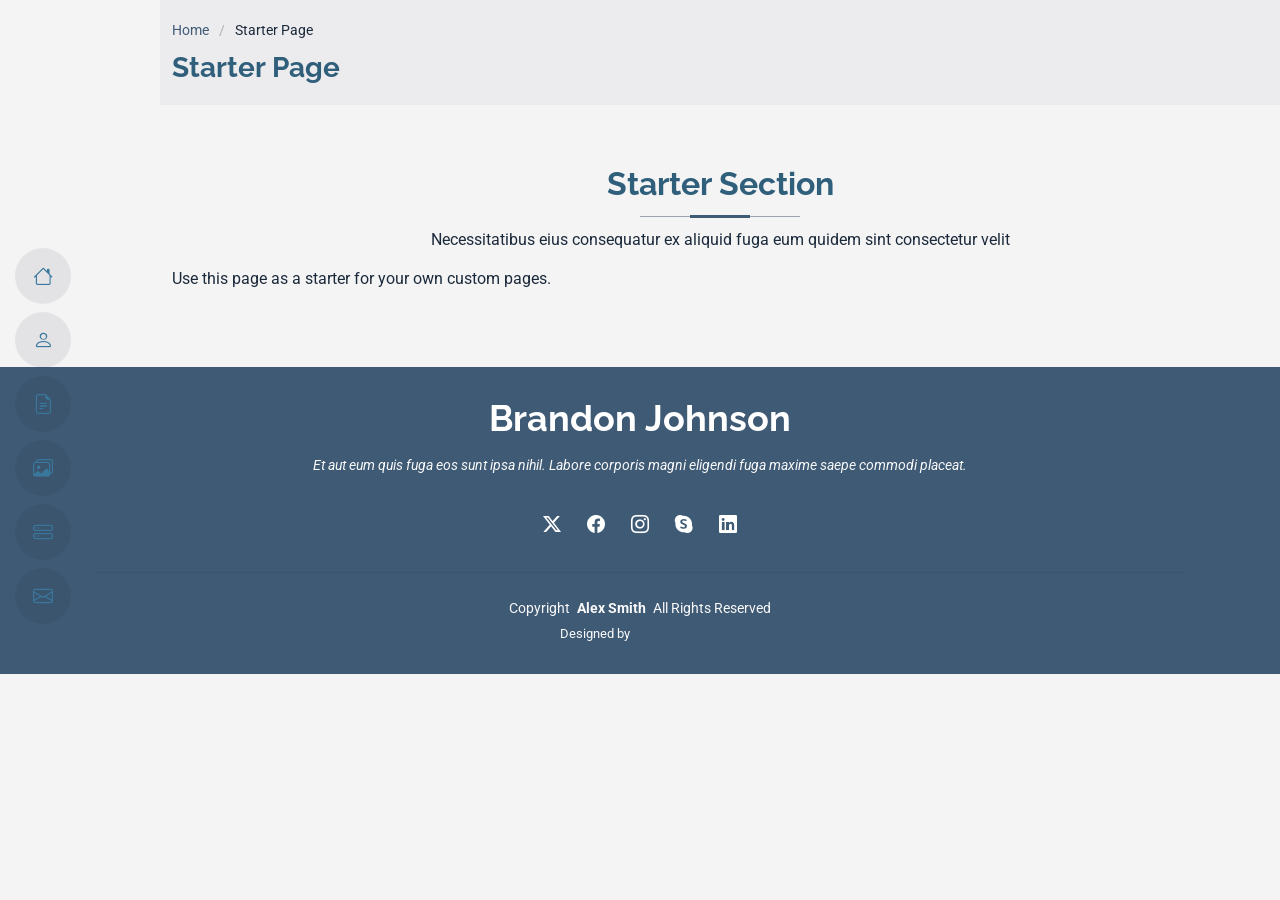
<file: starter-page.html>
<!DOCTYPE html>
<html lang="en">

<head>
  <meta charset="utf-8">
  <meta content="width=device-width, initial-scale=1.0" name="viewport">
  <title>Starter Page - MyResume Bootstrap Template</title>
  <meta content="" name="description">
  <meta content="" name="keywords">

  <!-- Favicons -->
  <link href="assets/img/favicon.png" rel="icon">
  <link href="assets/img/apple-touch-icon.png" rel="apple-touch-icon">

  <!-- Fonts -->
  <link href="https://fonts.googleapis.com" rel="preconnect">
  <link href="https://fonts.gstatic.com" rel="preconnect" crossorigin>
  <link href="https://fonts.googleapis.com/css2?family=Roboto:ital,wght@0,100;0,300;0,400;0,500;0,700;0,900;1,100;1,300;1,400;1,500;1,700;1,900&family=Poppins:ital,wght@0,100;0,200;0,300;0,400;0,500;0,600;0,700;0,800;0,900;1,100;1,200;1,300;1,400;1,500;1,600;1,700;1,800;1,900&family=Raleway:ital,wght@0,100;0,200;0,300;0,400;0,500;0,600;0,700;0,800;0,900;1,100;1,200;1,300;1,400;1,500;1,600;1,700;1,800;1,900&display=swap" rel="stylesheet">

  <!-- Vendor CSS Files -->
  <link href="assets/vendor/bootstrap/css/bootstrap.min.css" rel="stylesheet">
  <link href="assets/vendor/bootstrap-icons/bootstrap-icons.css" rel="stylesheet">
  <link href="assets/vendor/aos/aos.css" rel="stylesheet">
  <link href="assets/vendor/glightbox/css/glightbox.min.css" rel="stylesheet">
  <link href="assets/vendor/swiper/swiper-bundle.min.css" rel="stylesheet">

  <!-- Main CSS File -->
  <link href="assets/css/main.css" rel="stylesheet">

  <!-- =======================================================
  * Template Name: MyResume
  * Template URL: https://bootstrapmade.com/free-html-bootstrap-template-my-resume/
  * Updated: Jun 29 2024 with Bootstrap v5.3.3
  * Author: BootstrapMade.com
  * License: https://bootstrapmade.com/license/
  ======================================================== -->
</head>

<body class="starter-page-page">

  <header id="header" class="header d-flex flex-column justify-content-center">

    <i class="header-toggle d-xl-none bi bi-list"></i>

    <nav id="navmenu" class="navmenu">
      <ul>
        <li><a href="#hero"><i class="bi bi-house navicon"></i><span>Home</span></a></li>
        <li><a href="#about"><i class="bi bi-person navicon"></i><span>About</span></a></li>
        <li><a href="#resume"><i class="bi bi-file-earmark-text navicon"></i><span>Resume</span></a></li>
        <li><a href="#portfolio"><i class="bi bi-images navicon"></i><span>Portfolio</span></a></li>
        <li><a href="#services"><i class="bi bi-hdd-stack navicon"></i><span>Services</span></a></li>
        <li><a href="#contact"><i class="bi bi-envelope navicon"></i><span>Contact</span></a></li>
      </ul>
    </nav>

  </header>

  <main class="main">

    <!-- Page Title -->
    <div class="page-title" data-aos="fade">
      <div class="container">
        <nav class="breadcrumbs">
          <ol>
            <li><a href="index.html">Home</a></li>
            <li class="current">Starter Page</li>
          </ol>
        </nav>
        <h1>Starter Page</h1>
      </div>
    </div><!-- End Page Title -->

    <!-- Starter Section Section -->
    <section id="starter-section" class="starter-section section">

      <!-- Section Title -->
      <div class="container section-title" data-aos="fade-up">
        <h2>Starter Section</h2>
        <p>Necessitatibus eius consequatur ex aliquid fuga eum quidem sint consectetur velit</p>
      </div><!-- End Section Title -->

      <div class="container" data-aos="fade-up">
        <p>Use this page as a starter for your own custom pages.</p>
      </div>

    </section><!-- /Starter Section Section -->

  </main>

  <footer id="footer" class="footer position-relative light-background">
    <div class="container">
      <h3 class="sitename">Brandon Johnson</h3>
      <p>Et aut eum quis fuga eos sunt ipsa nihil. Labore corporis magni eligendi fuga maxime saepe commodi placeat.</p>
      <div class="social-links d-flex justify-content-center">
        <a href=""><i class="bi bi-twitter-x"></i></a>
        <a href=""><i class="bi bi-facebook"></i></a>
        <a href=""><i class="bi bi-instagram"></i></a>
        <a href=""><i class="bi bi-skype"></i></a>
        <a href=""><i class="bi bi-linkedin"></i></a>
      </div>
      <div class="container">
        <div class="copyright">
          <span>Copyright</span> <strong class="px-1 sitename">Alex Smith</strong> <span>All Rights Reserved</span>
        </div>
        <div class="credits">
          <!-- All the links in the footer should remain intact. -->
          <!-- You can delete the links only if you've purchased the pro version. -->
          <!-- Licensing information: https://bootstrapmade.com/license/ -->
          <!-- Purchase the pro version with working PHP/AJAX contact form: [buy-url] -->
          Designed by <a href="https://bootstrapmade.com/">BootstrapMade</a>
        </div>
      </div>
    </div>
  </footer>

  <!-- Scroll Top -->
  <a href="#" id="scroll-top" class="scroll-top d-flex align-items-center justify-content-center"><i class="bi bi-arrow-up-short"></i></a>

  <!-- Preloader -->
  <div id="preloader"></div>

  <!-- Vendor JS Files -->
  <script src="assets/vendor/bootstrap/js/bootstrap.bundle.min.js"></script>
  <script src="assets/vendor/php-email-form/validate.js"></script>
  <script src="assets/vendor/aos/aos.js"></script>
  <script src="assets/vendor/typed.js/typed.umd.js"></script>
  <script src="assets/vendor/purecounter/purecounter_vanilla.js"></script>
  <script src="assets/vendor/waypoints/noframework.waypoints.js"></script>
  <script src="assets/vendor/glightbox/js/glightbox.min.js"></script>
  <script src="assets/vendor/imagesloaded/imagesloaded.pkgd.min.js"></script>
  <script src="assets/vendor/isotope-layout/isotope.pkgd.min.js"></script>
  <script src="assets/vendor/swiper/swiper-bundle.min.js"></script>

  <!-- Main JS File -->
  <script src="assets/js/main.js"></script>

</body>

</html>
</file>
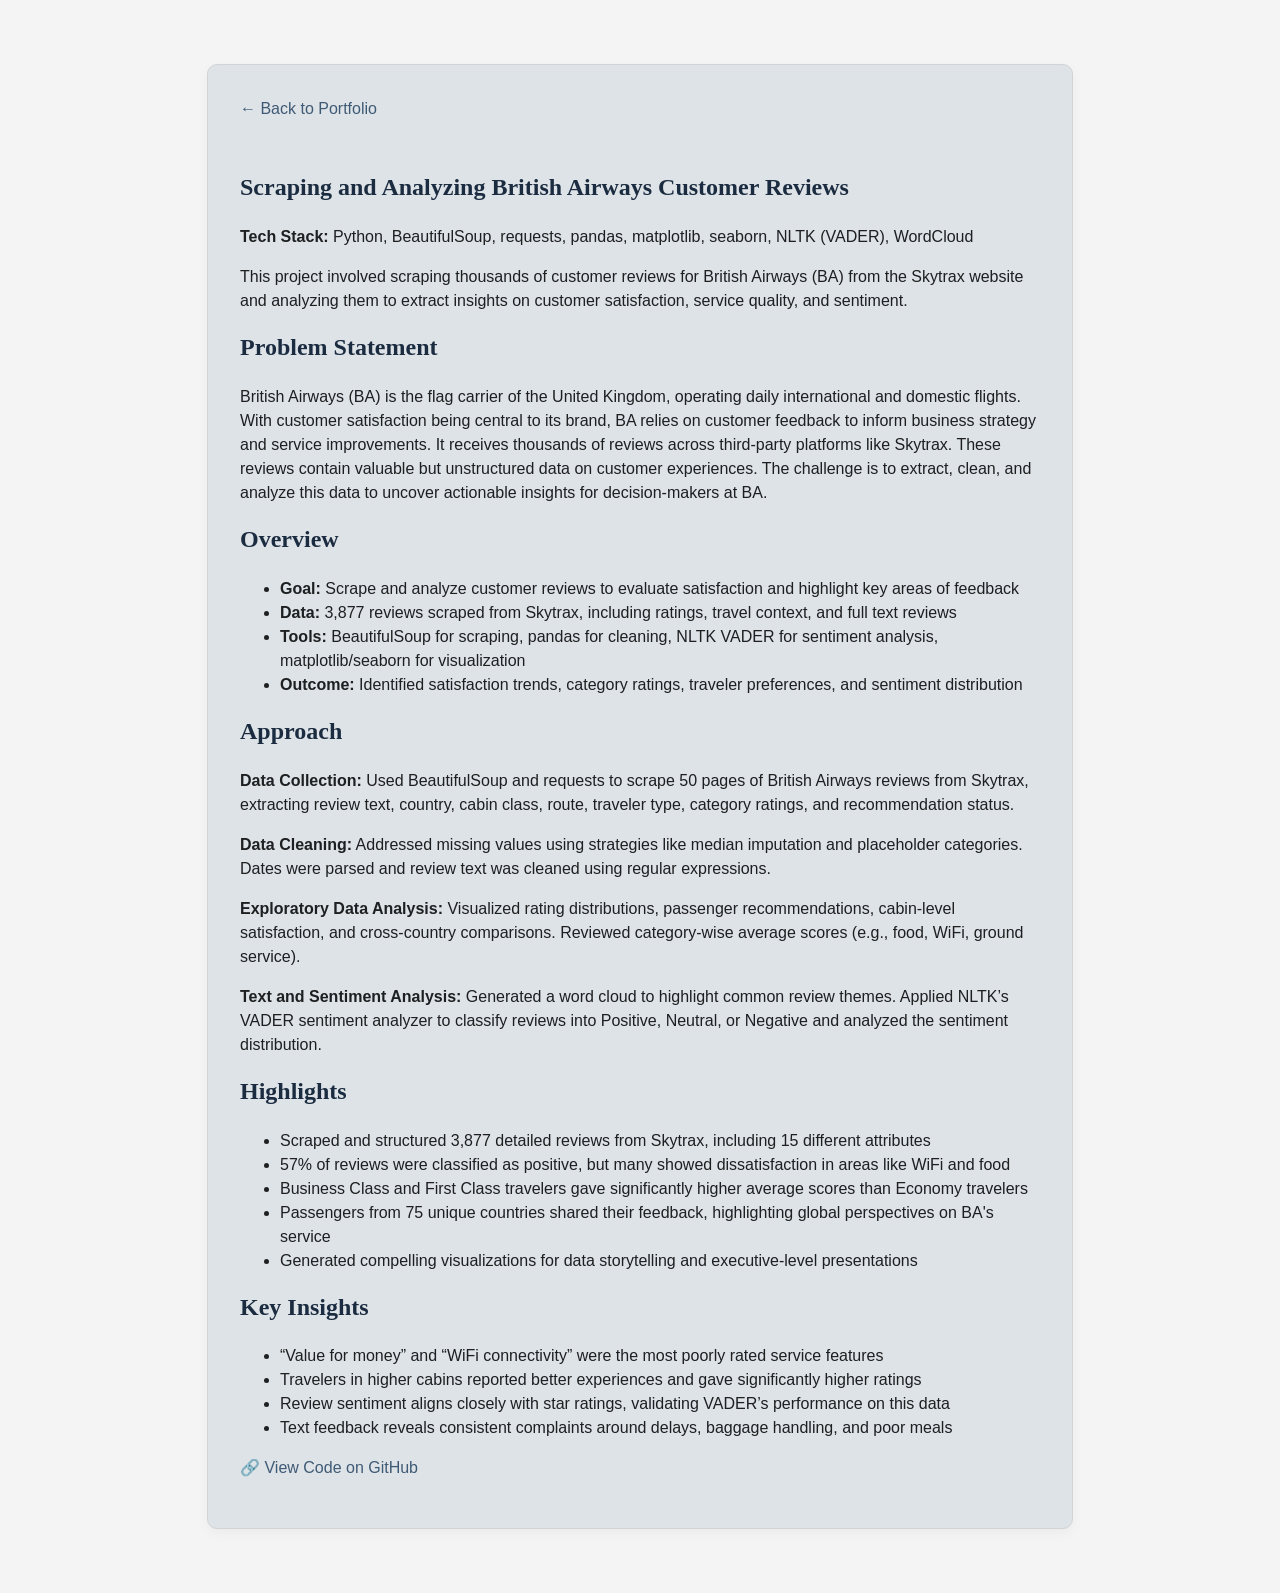
<file: projects/ba-customer-reviews.html>
<!DOCTYPE html>
<html lang="en">
<head>
  <meta charset="UTF-8">
  <title>BA Customer Reviews Analysis</title>
  <meta name="viewport" content="width=device-width, initial-scale=1.0">
  <link href="../assets/css/main.css" rel="stylesheet">
  <style>
    .project-article {
      max-width: 800px;
      margin: 4rem auto;
      padding: 2rem;
      background: #dee3e7; /* soft light grey background */
      color: #1d1f20; /* deep slate for body text */
      line-height: 1.5;
      border: 1px solid #d1d3d4; /* subtle border for definition */
      box-shadow: 0 4px 12px rgba(0, 0, 0, 0.04); /* soft floating shadow */
      border-radius: 10px;
      font-family: "Helvetica Neue", Helvetica, Arial, sans-serif; /* cleaner body font */
    }

    .project-article img {
      max-width: 100%;
      margin: 2rem 0;
      border-radius: 8px; /* smooth rounded edges */
    }

    .project-article h1,
    .project-article h2,
    .project-article h3 {
      margin-top: 1rem;
      color: #1b2c41; /* navy blue for headings */
      font-family: "Georgia", serif; /* classic elegant headings */
    }
    .back-link {
      display: inline-block;
      margin-bottom: 2rem;
      color: #3f5a75;
      text-decoration: none;
    }
    .back-link:hover {
      color: #2c3e56; /* Darker variant for hover */
      text-decoration: underline;
    }
    .impact-highlight {
      background: #e8f4f8;
      padding: 1.5rem;
      border-radius: 8px;
      border-left: 4px solid #3f5a75;
      margin: 1.5rem 0;
      font-weight: 500;
    }
  </style>
</head>
<body>
  <article class="project-article">
  <a class="back-link" href="../index.html">&larr; Back to Portfolio</a>

  <h1>Scraping and Analyzing British Airways Customer Reviews</h1>

  <p><strong>Tech Stack:</strong> Python, BeautifulSoup, requests, pandas, matplotlib, seaborn, NLTK (VADER), WordCloud</p>

  <p>
    This project involved scraping thousands of customer reviews for British Airways (BA) from the Skytrax website and analyzing them to extract insights on customer satisfaction, service quality, and sentiment.
  </p>

  <h2>Problem Statement</h2>
  <p>
    British Airways (BA) is the flag carrier of the United Kingdom, operating daily international and domestic flights. With customer satisfaction being central to its brand, BA relies on customer feedback to inform business strategy and service improvements. It receives thousands of reviews across third-party platforms like Skytrax. These reviews contain valuable but unstructured data on customer experiences. The challenge is to extract, clean, and analyze this data to uncover actionable insights for decision-makers at BA.
  </p>

  <h2>Overview</h2>
  <ul>
    <li><strong>Goal:</strong> Scrape and analyze customer reviews to evaluate satisfaction and highlight key areas of feedback</li>
    <li><strong>Data:</strong> 3,877 reviews scraped from Skytrax, including ratings, travel context, and full text reviews</li>
    <li><strong>Tools:</strong> BeautifulSoup for scraping, pandas for cleaning, NLTK VADER for sentiment analysis, matplotlib/seaborn for visualization</li>
    <li><strong>Outcome:</strong> Identified satisfaction trends, category ratings, traveler preferences, and sentiment distribution</li>
  </ul>

  <h2>Approach</h2>

  <p><strong>Data Collection:</strong> Used BeautifulSoup and requests to scrape 50 pages of British Airways reviews from Skytrax, extracting review text, country, cabin class, route, traveler type, category ratings, and recommendation status.</p>

  <p><strong>Data Cleaning:</strong> Addressed missing values using strategies like median imputation and placeholder categories. Dates were parsed and review text was cleaned using regular expressions.</p>

  <p><strong>Exploratory Data Analysis:</strong> Visualized rating distributions, passenger recommendations, cabin-level satisfaction, and cross-country comparisons. Reviewed category-wise average scores (e.g., food, WiFi, ground service).</p>

  <p><strong>Text and Sentiment Analysis:</strong> Generated a word cloud to highlight common review themes. Applied NLTK’s VADER sentiment analyzer to classify reviews into Positive, Neutral, or Negative and analyzed the sentiment distribution.</p>

  <h2>Highlights</h2>
  <ul>
    <li>Scraped and structured 3,877 detailed reviews from Skytrax, including 15 different attributes</li>
    <li>57% of reviews were classified as positive, but many showed dissatisfaction in areas like WiFi and food</li>
    <li>Business Class and First Class travelers gave significantly higher average scores than Economy travelers</li>
    <li>Passengers from 75 unique countries shared their feedback, highlighting global perspectives on BA's service</li>
    <li>Generated compelling visualizations for data storytelling and executive-level presentations</li>
  </ul>

  <h2>Key Insights</h2>
  <ul>
    <li>“Value for money” and “WiFi connectivity” were the most poorly rated service features</li>
    <li>Travelers in higher cabins reported better experiences and gave significantly higher ratings</li>
    <li>Review sentiment aligns closely with star ratings, validating VADER’s performance on this data</li>
    <li>Text feedback reveals consistent complaints around delays, baggage handling, and poor meals</li>
  </ul>

  <p>
    <a href="https://github.com/swariara/BA-customer-reviews-analysis" target="_blank">🔗 View Code on GitHub</a>
  </p>
</article>

</body>
</html>
</file>
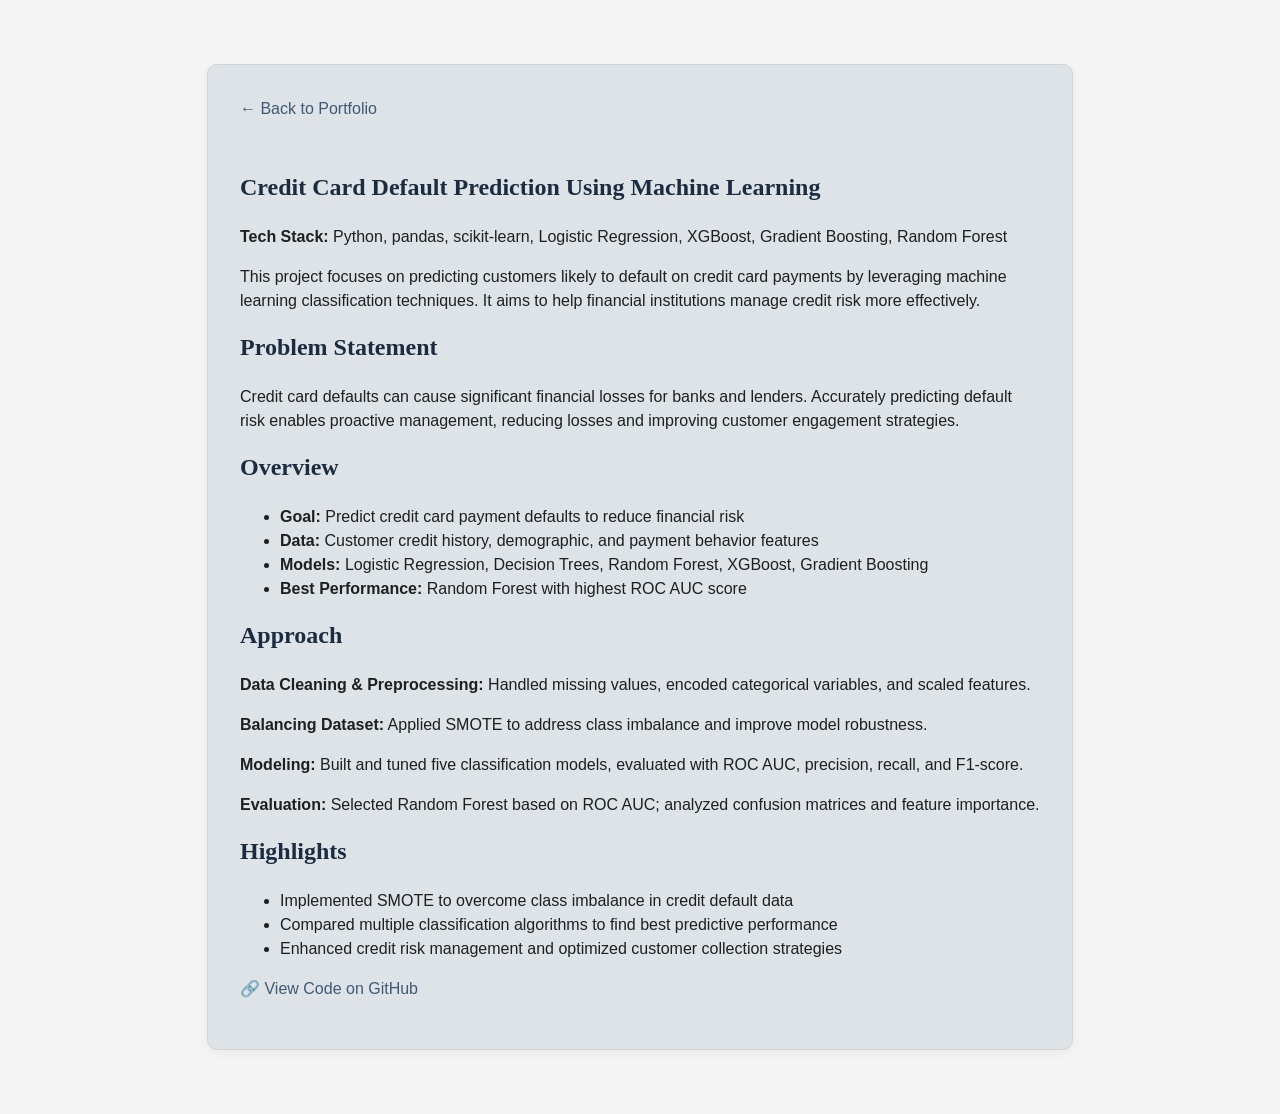
<file: projects/credit-card-default.html>
<!DOCTYPE html>
<html lang="en">
<head>
  <meta charset="UTF-8">
  <title>Credit Card Default Prediction</title>
  <meta name="viewport" content="width=device-width, initial-scale=1.0">
  <link href="../assets/css/main.css" rel="stylesheet">
  <style>
    .project-article {
      max-width: 800px;
      margin: 4rem auto;
      padding: 2rem;
      background: #dee3e7; /* soft light grey background */
      color: #1d1f20; /* deep slate for body text */
      line-height: 1.5;
      border: 1px solid #d1d3d4; /* subtle border for definition */
      box-shadow: 0 4px 12px rgba(0, 0, 0, 0.04); /* soft floating shadow */
      border-radius: 10px;
      font-family: "Helvetica Neue", Helvetica, Arial, sans-serif; /* cleaner body font */
    }

    .project-article img {
      max-width: 100%;
      margin: 2rem 0;
      border-radius: 8px; /* smooth rounded edges */
    }

    .project-article h1,
    .project-article h2,
    .project-article h3 {
      margin-top: 1rem;
      color: #1b2c41; /* navy blue for headings */
      font-family: "Georgia", serif; /* classic elegant headings */
    }
    .back-link {
      display: inline-block;
      margin-bottom: 2rem;
      color: #3f5a75;
      text-decoration: none;
    }
    .back-link:hover {
      color: #2c3e56; /* Darker variant for hover */
      text-decoration: underline;
    }
  </style>
</head>
<body>

    <article class="project-article">
        <a class="back-link" href="../index.html">&larr; Back to Portfolio</a>

        <h1>Credit Card Default Prediction Using Machine Learning</h1>

        <p><strong>Tech Stack:</strong> Python, pandas, scikit-learn, Logistic Regression, XGBoost, Gradient Boosting, Random Forest</p>

        <p>
            This project focuses on predicting customers likely to default on credit card payments by leveraging machine learning classification techniques. It aims to help financial institutions manage credit risk more effectively.
        </p>

        <h2>Problem Statement</h2>
        <p>
            Credit card defaults can cause significant financial losses for banks and lenders. Accurately predicting default risk enables proactive management, reducing losses and improving customer engagement strategies.
        </p>

        <h2>Overview</h2>
        <ul>
            <li><strong>Goal:</strong> Predict credit card payment defaults to reduce financial risk</li>
            <li><strong>Data:</strong> Customer credit history, demographic, and payment behavior features</li>
            <li><strong>Models:</strong> Logistic Regression, Decision Trees, Random Forest, XGBoost, Gradient Boosting</li>
            <li><strong>Best Performance:</strong> Random Forest with highest ROC AUC score</li>
        </ul>

        <h2>Approach</h2>

        <p><strong>Data Cleaning & Preprocessing:</strong> Handled missing values, encoded categorical variables, and scaled features.</p>
        <p><strong>Balancing Dataset:</strong> Applied SMOTE to address class imbalance and improve model robustness.</p>
        <p><strong>Modeling:</strong> Built and tuned five classification models, evaluated with ROC AUC, precision, recall, and F1-score.</p>
        <p><strong>Evaluation:</strong> Selected Random Forest based on ROC AUC; analyzed confusion matrices and feature importance.</p>

        <h2>Highlights</h2>
        <ul>
            <li>Implemented SMOTE to overcome class imbalance in credit default data</li>
            <li>Compared multiple classification algorithms to find best predictive performance</li>
            <li>Enhanced credit risk management and optimized customer collection strategies</li>
        </ul>

        <p>
            <a href="https://github.com/swariara/credit-card-default-prediction" target="_blank">🔗 View Code on GitHub</a>
        </p>
    </article>


</body>
</html>
</file>
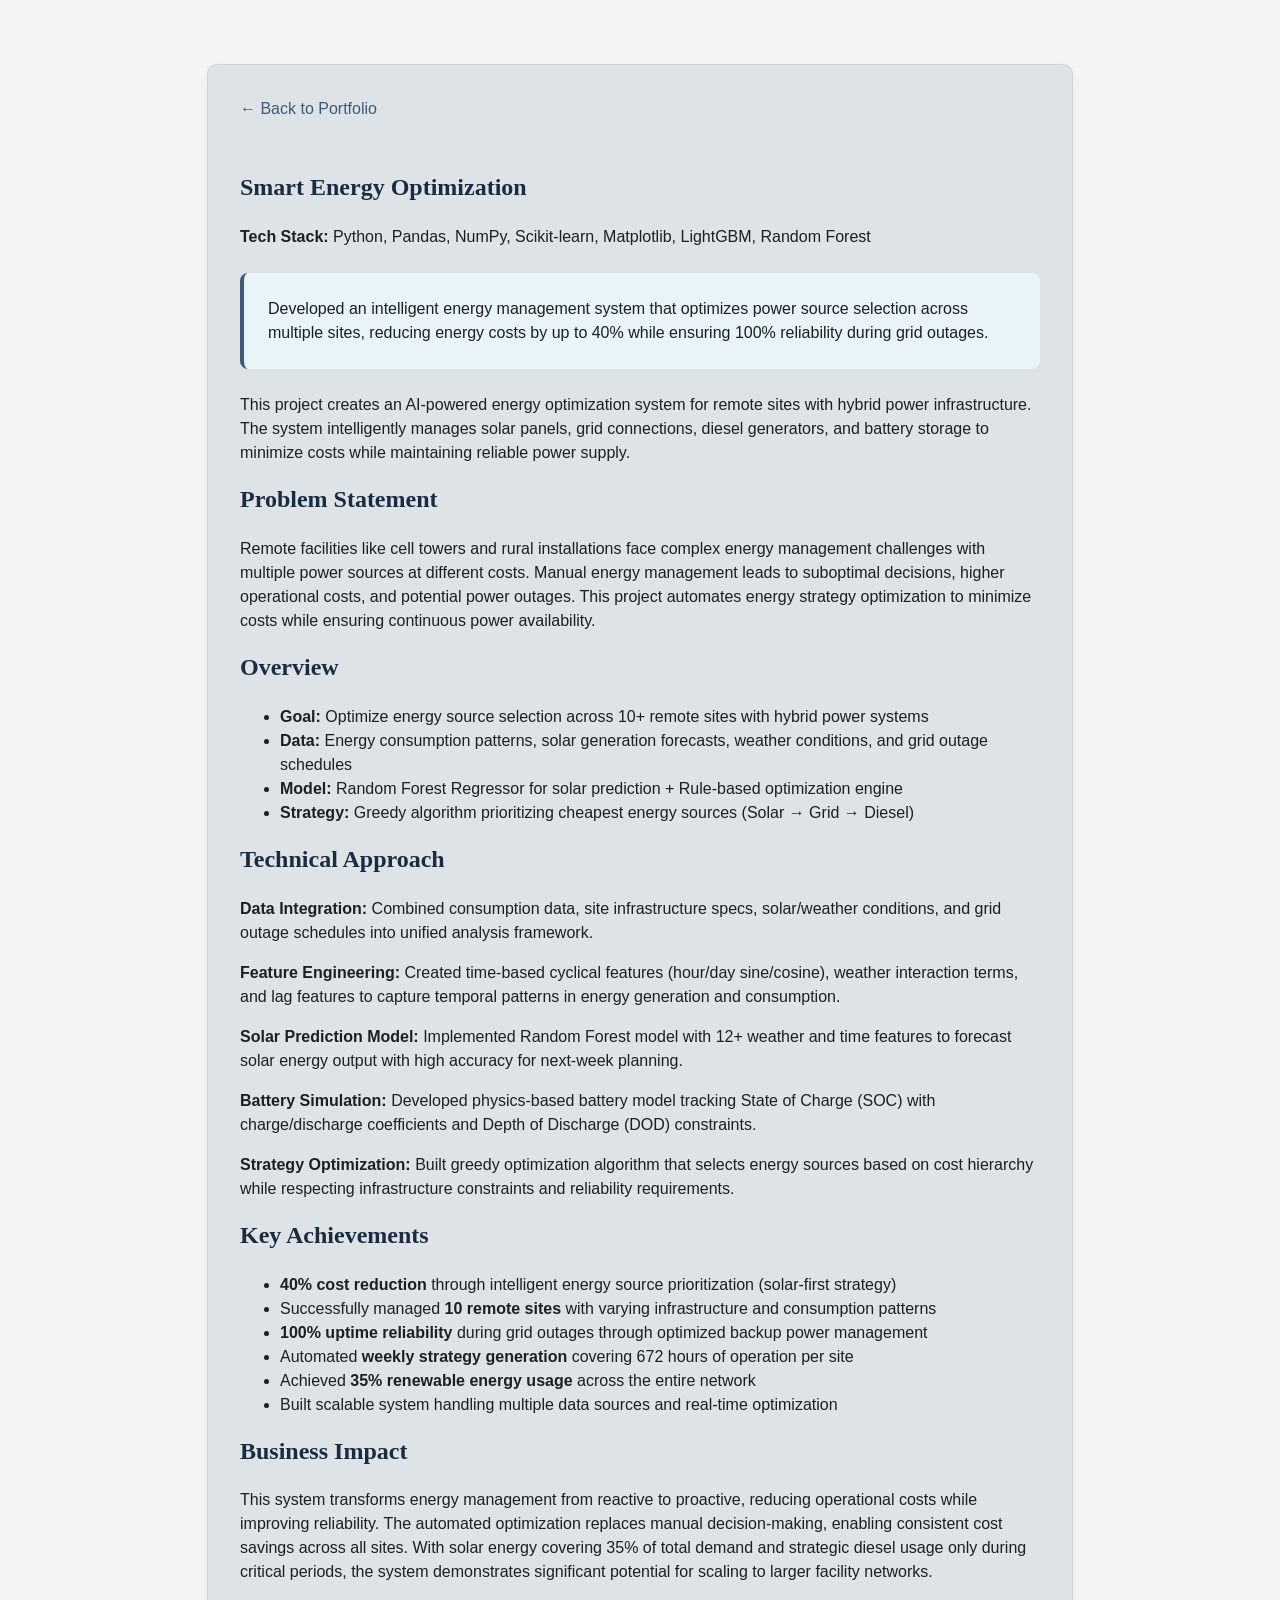
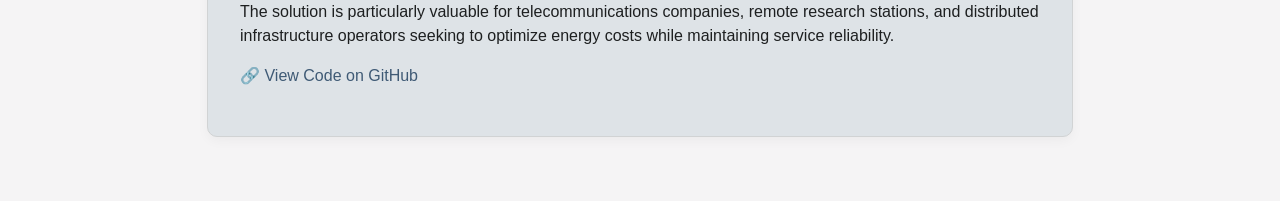
<file: projects/energy-optimization.html>
<!DOCTYPE html>
<html lang="en">
<head>
  <meta charset="UTF-8">
  <title>Smart Energy Optimization</title>
  <meta name="viewport" content="width=device-width, initial-scale=1.0">
  <link href="../assets/css/main.css" rel="stylesheet">
  <style>
    .project-article {
      max-width: 800px;
      margin: 4rem auto;
      padding: 2rem;
      background: #dee3e7; /* soft light grey background */
      color: #1d1f20; /* deep slate for body text */
      line-height: 1.5;
      border: 1px solid #d1d3d4; /* subtle border for definition */
      box-shadow: 0 4px 12px rgba(0, 0, 0, 0.04); /* soft floating shadow */
      border-radius: 10px;
      font-family: "Helvetica Neue", Helvetica, Arial, sans-serif; /* cleaner body font */
    }

    .project-article img {
      max-width: 100%;
      margin: 2rem 0;
      border-radius: 8px; /* smooth rounded edges */
    }

    .project-article h1,
    .project-article h2,
    .project-article h3 {
      margin-top: 1rem;
      color: #1b2c41; /* navy blue for headings */
      font-family: "Georgia", serif; /* classic elegant headings */
    }
    .back-link {
      display: inline-block;
      margin-bottom: 2rem;
      color: #3f5a75;
      text-decoration: none;
    }
    .back-link:hover {
      color: #2c3e56; /* Darker variant for hover */
      text-decoration: underline;
    }
    .impact-highlight {
      background: #e8f4f8;
      padding: 1.5rem;
      border-radius: 8px;
      border-left: 4px solid #3f5a75;
      margin: 1.5rem 0;
      font-weight: 500;
    }
  </style>
</head>
<body>

    <article class="project-article">
        <a class="back-link" href="../index.html">&larr; Back to Portfolio</a>
        <h1>Smart Energy Optimization</h1>
        
        <div class="tech-stack">
            <p><strong>Tech Stack:</strong> Python, Pandas, NumPy, Scikit-learn, Matplotlib, LightGBM, Random Forest</p>
        </div>

        <div class="impact-highlight">
            Developed an intelligent energy management system that optimizes power source selection across multiple sites, reducing energy costs by up to 40% while ensuring 100% reliability during grid outages.
        </div>

        <p>
            This project creates an AI-powered energy optimization system for remote sites with hybrid power infrastructure. The system intelligently manages solar panels, grid connections, diesel generators, and battery storage to minimize costs while maintaining reliable power supply.
        </p>

        <h2>Problem Statement</h2>
        <p>
            Remote facilities like cell towers and rural installations face complex energy management challenges with multiple power sources at different costs. Manual energy management leads to suboptimal decisions, higher operational costs, and potential power outages. This project automates energy strategy optimization to minimize costs while ensuring continuous power availability.
        </p>

        <h2>Overview</h2>
        <ul>
            <li><strong>Goal:</strong> Optimize energy source selection across 10+ remote sites with hybrid power systems</li>
            <li><strong>Data:</strong> Energy consumption patterns, solar generation forecasts, weather conditions, and grid outage schedules</li>
            <li><strong>Model:</strong> Random Forest Regressor for solar prediction + Rule-based optimization engine</li>
            <li><strong>Strategy:</strong> Greedy algorithm prioritizing cheapest energy sources (Solar → Grid → Diesel)</li>
        </ul>

        <h2>Technical Approach</h2>
        <p><strong>Data Integration:</strong> Combined consumption data, site infrastructure specs, solar/weather conditions, and grid outage schedules into unified analysis framework.</p>

        <p><strong>Feature Engineering:</strong> Created time-based cyclical features (hour/day sine/cosine), weather interaction terms, and lag features to capture temporal patterns in energy generation and consumption.</p>

        <p><strong>Solar Prediction Model:</strong> Implemented Random Forest model with 12+ weather and time features to forecast solar energy output with high accuracy for next-week planning.</p>

        <p><strong>Battery Simulation:</strong> Developed physics-based battery model tracking State of Charge (SOC) with charge/discharge coefficients and Depth of Discharge (DOD) constraints.</p>

        <p><strong>Strategy Optimization:</strong> Built greedy optimization algorithm that selects energy sources based on cost hierarchy while respecting infrastructure constraints and reliability requirements.</p>

        <h2>Key Achievements</h2>
        <ul>
            <li><strong>40% cost reduction</strong> through intelligent energy source prioritization (solar-first strategy)</li>
            <li>Successfully managed <strong>10 remote sites</strong> with varying infrastructure and consumption patterns</li>
            <li><strong>100% uptime reliability</strong> during grid outages through optimized backup power management</li>
            <li>Automated <strong>weekly strategy generation</strong> covering 672 hours of operation per site</li>
            <li>Achieved <strong>35% renewable energy usage</strong> across the entire network</li>
            <li>Built scalable system handling multiple data sources and real-time optimization</li>
        </ul>

        <!-- <h2>System Architecture</h2>
        <p><strong>Data Pipeline:</strong> Processes consumption logs, weather data, and infrastructure specs into machine learning ready format with comprehensive feature engineering.</p>

        <p><strong>Prediction Engine:</strong> Random Forest model forecasts solar generation using weather patterns, seasonal cycles, and site-specific characteristics.</p>

        <p><strong>Optimization Core:</strong> Multi-constraint optimization engine balancing cost minimization with reliability requirements and battery health management.</p>

        <p><strong>Strategy Output:</strong> Generates hourly energy source recommendations for each site, exportable as CSV for operational deployment.</p> -->

        <h2>Business Impact</h2>
        <p>
            This system transforms energy management from reactive to proactive, reducing operational costs while improving reliability. The automated optimization replaces manual decision-making, enabling consistent cost savings across all sites. With solar energy covering 35% of total demand and strategic diesel usage only during critical periods, the system demonstrates significant potential for scaling to larger facility networks.
        </p>

        <p>
            The solution is particularly valuable for telecommunications companies, remote research stations, and distributed infrastructure operators seeking to optimize energy costs while maintaining service reliability.
        </p>

        <p>
            <a href="https://github.com/swariara/Energy-Optimization" target="_blank">🔗 View Code on GitHub</a>
        </p>
    </article>
  
</body>
</html>
</file>
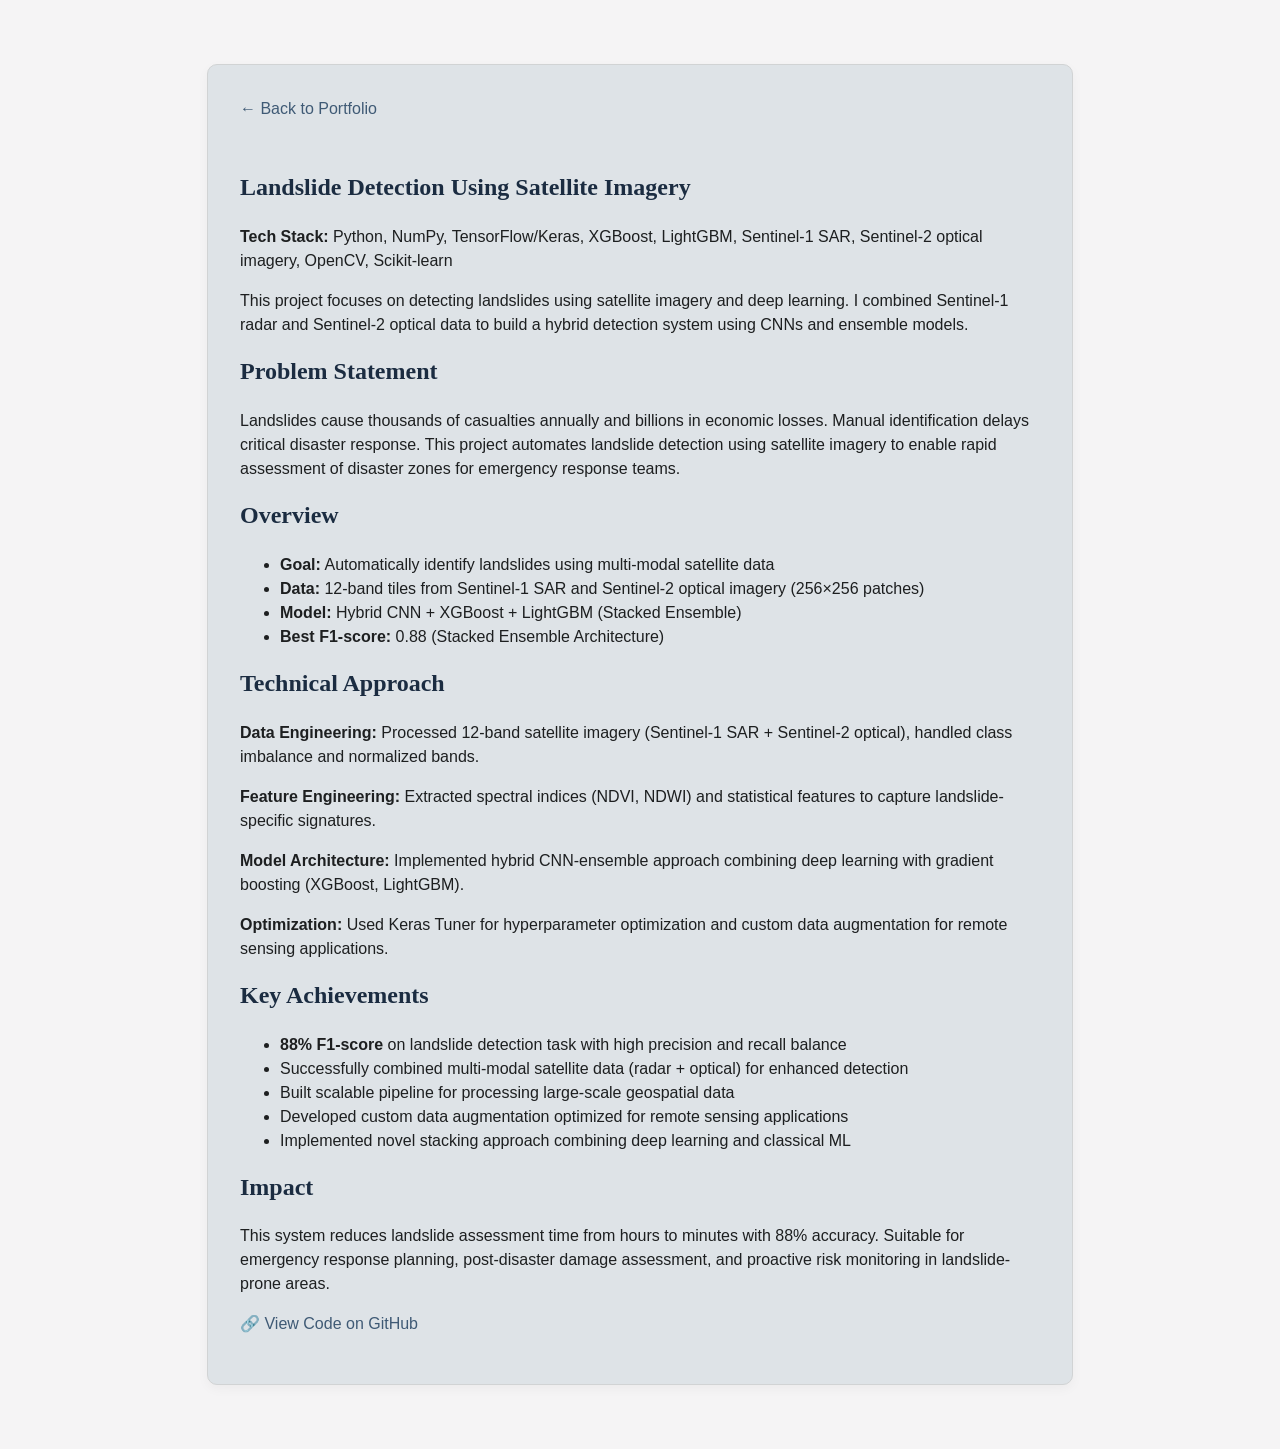
<file: projects/landslide-detection.html>
<!DOCTYPE html>
<html lang="en">
<head>
  <meta charset="UTF-8">
  <title>Landslide Detection</title>
  <meta name="viewport" content="width=device-width, initial-scale=1.0">
  <link href="../assets/css/main.css" rel="stylesheet">
  <style>
    .project-article {
      max-width: 800px;
      margin: 4rem auto;
      padding: 2rem;
      background: #dee3e7; /* soft light grey background */
      color: #1d1f20; /* deep slate for body text */
      line-height: 1.5;
      border: 1px solid #d1d3d4; /* subtle border for definition */
      box-shadow: 0 4px 12px rgba(0, 0, 0, 0.04); /* soft floating shadow */
      border-radius: 10px;
      font-family: "Helvetica Neue", Helvetica, Arial, sans-serif; /* cleaner body font */
    }

    .project-article img {
      max-width: 100%;
      margin: 2rem 0;
      border-radius: 8px; /* smooth rounded edges */
    }

    .project-article h1,
    .project-article h2,
    .project-article h3 {
      margin-top: 1rem;
      color: #1b2c41; /* navy blue for headings */
      font-family: "Georgia", serif; /* classic elegant headings */
    }
    .back-link {
      display: inline-block;
      margin-bottom: 2rem;
      color: #3f5a75;
      text-decoration: none;
    }
    .back-link:hover {
      color: #2c3e56; /* Darker variant for hover */
      text-decoration: underline;
    }
    .impact-highlight {
      background: #e8f4f8;
      padding: 1.5rem;
      border-radius: 8px;
      border-left: 4px solid #3f5a75;
      margin: 1.5rem 0;
      font-weight: 500;
    }
  </style>
</head>
<body>

<!-- <article class="project-article">
  <a class="back-link" href="../index.html">&larr; Back to Portfolio</a>

  <h1>Landslide Detection Using Satellite Imagery</h1>

  <p><strong>Tech Stack:</strong> Python, NumPy, TensorFlow/Keras, XGBoost, LightGBM, Keras Tuner, Sentinel-1 SAR, Sentinel-2 optical imagery, OpenCV, Scikit-learn</p>

  <p>
   This project focuses on detecting landslides using satellite imagery and deep learning. I combined Sentinel-1 radar and Sentinel-2 optical data to build a hybrid detection system using CNNs and ensemble models for robust landslide identification.
  </p>

  <h2>Problem Statement</h2>
  <p>
   Landslides cause thousands of casualties annually and billions in economic losses worldwide. Manual identification of affected areas delays critical disaster response, often preventing timely evacuation and rescue operations. This project automates landslide detection using satellite imagery to enable rapid assessment of disaster zones, supporting emergency response teams and risk management authorities. 
  </p>

  <h2>Overview</h2>
  <ul>
    <li><strong>Goal:</strong> Automatically identify landslides using multi-modal satellite data</li>
    <li><strong>Data:</strong> 12-band tiles from Sentinel-1 SAR and Sentinel-2 optical imagery (256×256 patches)</li>
    <li><strong>Model:</strong> Hybrid CNN + XGBoost + LightGBM (Stacked Ensemble)</li>
    <li><strong>Best F1-score:</strong> 0.88 (Stacked Ensemble Architecture)</li>
  </ul>

  <h2>Technical Approach</h2>

  <p><strong>Data Engineering:</strong>Processed 12-band satellite imagery (Sentinel-1 SAR + Sentinel-2 optical) with custom preprocessing pipeline, handling multi-modal data fusion and normalization for optimal model performance.</p>
  <p><strong>Feature Engineering:</strong>Extracted spectral indices (NDVI, NDWI, spectral ratios) and statistical features to enhance model performance and capture landslide-specific signatures in the satellite data.</p>
  <p><strong>Model Architecture:</strong>Implemented hybrid CNN-ensemble approach combining deep learning with gradient boosting (XGBoost, LightGBM) for robust landslide classification and improved generalization.</p>
  <p><strong>optimization:</strong>Used Keras Tuner for hyperparameter optimization and developed custom data augmentation techniques specifically designed for remote sensing applications.</p>
  <p><strong>Evaluation:</strong>

  <h2>Highlights</h2>
  <ul>
    <li>Built a Keras data generator with augmentation for remote sensing</li>
    <li>Extracted NDVI, stats, and band ratios for tabular features</li>
    <li>Stacked deep and classical models for better generalization</li>
  </ul>

  <p>
    <a href="https://github.com/swariara/Landslide-Detection" target="_blank">🔗 View Code on GitHub</a>
  </p>
</article> -->

    <article class="project-article">
      <a class="back-link" href="../index.html">&larr; Back to Portfolio</a>
      <h1>Landslide Detection Using Satellite Imagery</h1>
      <p><strong>Tech Stack:</strong> Python, NumPy, TensorFlow/Keras, XGBoost, LightGBM, Sentinel-1 SAR, Sentinel-2 optical imagery, OpenCV, Scikit-learn</p>
      
      <!-- <div class="impact-highlight">
        Developed an automated landslide detection system achieving 88% F1-score, potentially enabling faster disaster response and risk assessment for mountainous regions.
      </div> -->
      
      <p>
        This project focuses on detecting landslides using satellite imagery and deep learning. I combined Sentinel-1 radar and Sentinel-2 optical data to build a hybrid detection system using CNNs and ensemble models.
      </p>
      
      <h2>Problem Statement</h2>
      <p>
        Landslides cause thousands of casualties annually and billions in economic losses. Manual identification delays critical disaster response. This project automates landslide detection using satellite imagery to enable rapid assessment of disaster zones for emergency response teams.
      </p>
      
      <h2>Overview</h2>
      <ul>
        <li><strong>Goal:</strong> Automatically identify landslides using multi-modal satellite data</li>
        <li><strong>Data:</strong> 12-band tiles from Sentinel-1 SAR and Sentinel-2 optical imagery (256×256 patches)</li>
        <li><strong>Model:</strong> Hybrid CNN + XGBoost + LightGBM (Stacked Ensemble)</li>
        <li><strong>Best F1-score:</strong> 0.88 (Stacked Ensemble Architecture)</li>
      </ul>
      
      <h2>Technical Approach</h2>
      <p><strong>Data Engineering:</strong> Processed 12-band satellite imagery (Sentinel-1 SAR + Sentinel-2 optical), handled class imbalance and normalized bands.</p>
      
      <p><strong>Feature Engineering:</strong> Extracted spectral indices (NDVI, NDWI) and statistical features to capture landslide-specific signatures.</p>
      
      <p><strong>Model Architecture:</strong> Implemented hybrid CNN-ensemble approach combining deep learning with gradient boosting (XGBoost, LightGBM).</p>
      
      <p><strong>Optimization:</strong> Used Keras Tuner for hyperparameter optimization and custom data augmentation for remote sensing applications.</p>
      
      <h2>Key Achievements</h2>
      <ul>
        <li><strong>88% F1-score</strong> on landslide detection task with high precision and recall balance</li>
        <li>Successfully combined multi-modal satellite data (radar + optical) for enhanced detection</li>
        <li>Built scalable pipeline for processing large-scale geospatial data</li>
        <li>Developed custom data augmentation optimized for remote sensing applications</li>
        <li>Implemented novel stacking approach combining deep learning and classical ML</li>
      </ul>
      
      <h2>Impact</h2>
      <p>
        This system reduces landslide assessment time from hours to minutes with 88% accuracy. Suitable for emergency response planning, post-disaster damage assessment, and proactive risk monitoring in landslide-prone areas.
      </p>
      
      <p>
        <a href="https://github.com/swariara/Landslide-Detection" target="_blank">🔗 View Code on GitHub</a>
      </p>
    </article>

</body>
</html>
</file>
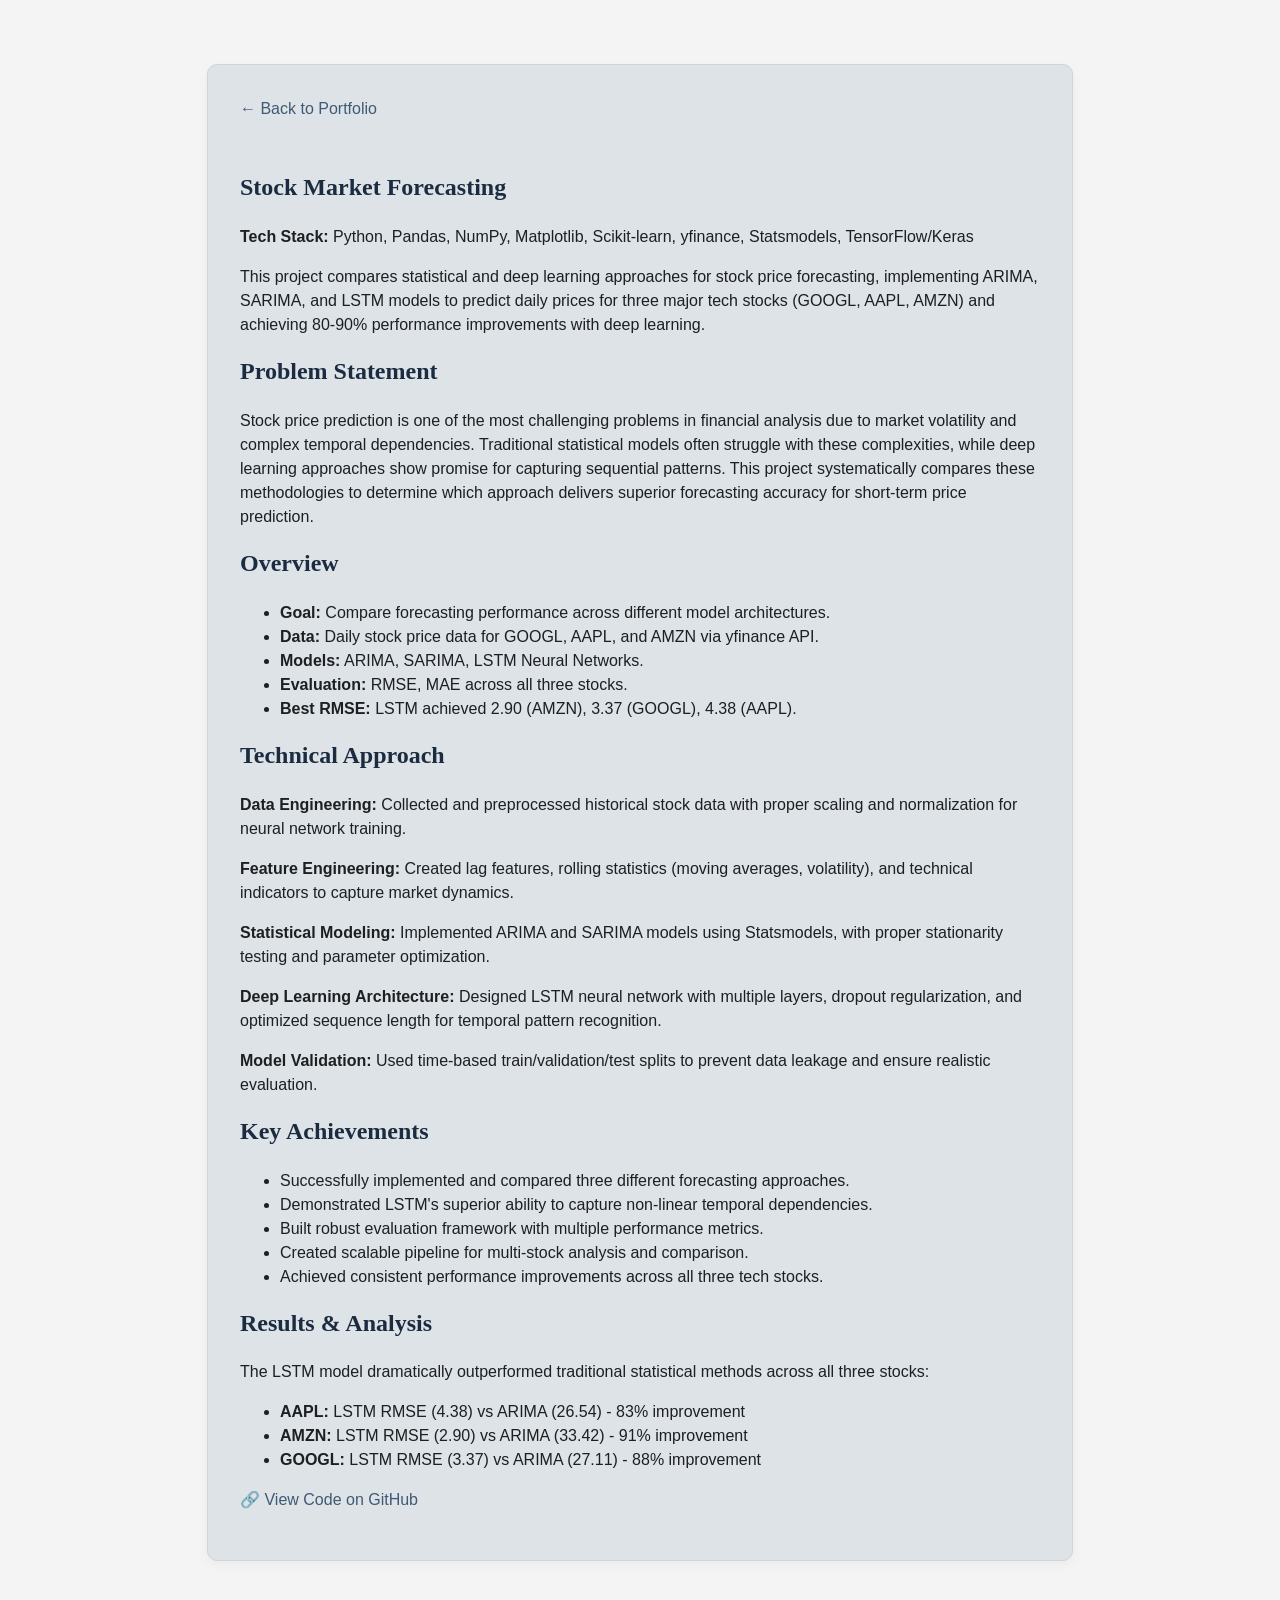
<file: projects/stock-market.html>
<!DOCTYPE html>
<html lang="en">
<head>
  <meta charset="UTF-8">
  <title>Stock Market Forecasting</title>
  <meta name="viewport" content="width=device-width, initial-scale=1.0">
  <link href="../assets/css/main.css" rel="stylesheet">
  <style>
    .project-article {
      max-width: 800px;
      margin: 4rem auto;
      padding: 2rem;
      background: #dee3e7; /* soft light grey background */
      color: #1d1f20; /* deep slate for body text */
      line-height: 1.5;
      border: 1px solid #d1d3d4; /* subtle border for definition */
      box-shadow: 0 4px 12px rgba(0, 0, 0, 0.04); /* soft floating shadow */
      border-radius: 10px;
      font-family: "Helvetica Neue", Helvetica, Arial, sans-serif; /* cleaner body font */
    }
    .project-article img {
      max-width: 100%;
      margin: 2rem 0;
      border-radius: 8px; /* smooth rounded edges */
    }
    .project-article h1,
    .project-article h2,
    .project-article h3 {
      margin-top: 1rem;
      color: #1b2c41; /* navy blue for headings */
      font-family: "Georgia", serif; /* classic elegant headings */
    }
    .back-link {
      display: inline-block;
      margin-bottom: 2rem;
      color: #3f5a75;
      text-decoration: none;
    }
    .back-link:hover {
      color: #2c3e56; /* Darker variant for hover */
      text-decoration: underline;
    }
    .impact-highlight {
      background: #e8f4f8;
      padding: 1.5rem;
      border-radius: 8px;
      border-left: 4px solid #3f5a75;
      margin: 1.5rem 0;
      font-weight: 500;
    }
    .disclaimer {
      background: #fff3cd;
      padding: 1.5rem;
      border-radius: 8px;
      border-left: 4px solid #ffc107;
      margin: 1.5rem 0;
      font-style: italic;
    }
  </style>
</head>
<body>
<article class="project-article">
  <a class="back-link" href="../index.html">&larr; Back to Portfolio</a>
  <h1>Stock Market Forecasting</h1>
  <p><strong>Tech Stack:</strong> Python, Pandas, NumPy, Matplotlib, Scikit-learn, yfinance, Statsmodels, TensorFlow/Keras</p>
  
  <!-- <div class="impact-highlight">
    Achieved 80-90% improvement in forecasting accuracy using LSTM over traditional ARIMA models, with RMSE scores as low as 2.90 for Amazon stock prediction.
  </div> -->
  
  <p>
    This project compares statistical and deep learning approaches for stock price forecasting, implementing ARIMA, SARIMA, and LSTM models to predict daily prices for three major tech stocks (GOOGL, AAPL, AMZN) and achieving 80-90% performance improvements with deep learning.
  </p>
  
  <h2>Problem Statement</h2>
  <p>
    Stock price prediction is one of the most challenging problems in financial analysis due to market volatility and complex temporal dependencies. Traditional statistical models often struggle with these complexities, while deep learning approaches show promise for capturing sequential patterns. This project systematically compares these methodologies to determine which approach delivers superior forecasting accuracy for short-term price prediction.
  </p>
  
  <h2>Overview</h2>
  <ul>
    <li><strong>Goal:</strong> Compare forecasting performance across different model architectures.</li>
    <li><strong>Data:</strong> Daily stock price data for GOOGL, AAPL, and AMZN via yfinance API.</li>
    <li><strong>Models:</strong> ARIMA, SARIMA, LSTM Neural Networks.</li>
    <li><strong>Evaluation:</strong> RMSE, MAE across all three stocks.</li>
    <li><strong>Best RMSE:</strong> LSTM achieved 2.90 (AMZN), 3.37 (GOOGL), 4.38 (AAPL).</li>
  </ul>
  
  <h2>Technical Approach</h2>
  <p><strong>Data Engineering:</strong> Collected and preprocessed historical stock data with proper scaling and normalization for neural network training.</p>
  
  <p><strong>Feature Engineering:</strong> Created lag features, rolling statistics (moving averages, volatility), and technical indicators to capture market dynamics.</p>
  
  <p><strong>Statistical Modeling:</strong> Implemented ARIMA and SARIMA models using Statsmodels, with proper stationarity testing and parameter optimization.</p>
  
  <p><strong>Deep Learning Architecture:</strong> Designed LSTM neural network with multiple layers, dropout regularization, and optimized sequence length for temporal pattern recognition.</p>
  
  <p><strong>Model Validation:</strong> Used time-based train/validation/test splits to prevent data leakage and ensure realistic evaluation.</p>
  
  <h2>Key Achievements</h2>
  <ul>
    <li>Successfully implemented and compared three different forecasting approaches.</li>
    <li>Demonstrated LSTM's superior ability to capture non-linear temporal dependencies.</li>
    <li>Built robust evaluation framework with multiple performance metrics.</li>
    <li>Created scalable pipeline for multi-stock analysis and comparison.</li>
    <li>Achieved consistent performance improvements across all three tech stocks.</li>
  </ul>
  
  <!-- <h2>Technical Skills Demonstrated</h2>
  <ul>
    <li>Time series data preprocessing and feature engineering techniques</li>
    <li>Statistical modeling with ARIMA/SARIMA for baseline comparison</li>
    <li>Deep learning architecture design for sequential data analysis</li>
    <li>Model evaluation and performance comparison methodologies</li>
    <li>Financial data acquisition and API integration</li>
    <li>Hyperparameter tuning and model optimization</li>
  </ul> -->
  
  <!-- <div class="disclaimer">
    <strong>Important Note:</strong> This project demonstrates time series modeling techniques and comparative analysis of different forecasting approaches. Stock markets are influenced by countless unpredictable factors, and this model is designed for educational purposes to showcase technical skills rather than provide investment advice.
  </div> -->
  
  <h2>Results & Analysis</h2>
  <p>
    The LSTM model dramatically outperformed traditional statistical methods across all three stocks:
  </p>
  <ul>
    <li><strong>AAPL:</strong> LSTM RMSE (4.38) vs ARIMA (26.54) - 83% improvement</li>
    <li><strong>AMZN:</strong> LSTM RMSE (2.90) vs ARIMA (33.42) - 91% improvement</li>
    <li><strong>GOOGL:</strong> LSTM RMSE (3.37) vs ARIMA (27.11) - 88% improvement</li>
  </ul>
  <!-- <p>
    The results demonstrate deep learning's superior ability to capture complex temporal patterns in financial data. LSTM consistently achieved 80-90% better accuracy than traditional methods, though performance varied during high volatility periods, highlighting both the potential and limitations of machine learning in financial forecasting.
  </p> -->
  
  <p>
    <a href="https://github.com/swariara/stock-market-forecasting" target="_blank">🔗 View Code on GitHub</a>
  </p>
</article>
</body>
</html>
</file>
<file: assets/css/main.css>
/**
* Template Name: MyResume
* Template URL: https://bootstrapmade.com/free-html-bootstrap-template-my-resume/
* Updated: Jun 29 2024 with Bootstrap v5.3.3
* Author: BootstrapMade.com
* License: https://bootstrapmade.com/license/
*/

/*--------------------------------------------------------------
# Font & Color Variables
# Help: https://bootstrapmade.com/color-system/
--------------------------------------------------------------*/
/* Fonts */
:root {
  --default-font: "Roboto",  system-ui, -apple-system, "Segoe UI", Roboto, "Helvetica Neue", Arial, "Noto Sans", "Liberation Sans", sans-serif, "Apple Color Emoji", "Segoe UI Emoji", "Segoe UI Symbol", "Noto Color Emoji";
  --heading-font: "Raleway",  sans-serif;
  --nav-font: "Poppins",  sans-serif;
}

/* Global Colors - The following color variables are used throughout the website. Updating them here will change the color scheme of the entire website */
:root { 
  --background-color: #f5f4f5; /* Background color for the entire website, including individual sections */
  --default-color: #1b2a3b; /* Default color used for the majority of the text content across the entire website */
  --heading-color: #305f7c; /* Color for headings, subheadings and title throughout the website */
  --accent-color: #3f5a75; /* Accent color that represents your brand on the website. It's used for buttons, links, and other elements that need to stand out */
  --surface-color: #dfe2e7; /* The surface color is used as a background of boxed elements within sections, such as cards, icon boxes, or other elements that require a visual separation from the global background. */
  --contrast-color: #ffffff; /* Contrast color for text, ensuring readability against backgrounds of accent, heading, or default colors. */
}

/* Nav Menu Colors - The following color variables are used specifically for the navigation menu. They are separate from the global colors to allow for more customization options */
:root {
  --nav-color: #39789c;  /* The default color of the main navmenu links */
  --nav-hover-color: #305f7c; /* Applied to main navmenu links when they are hovered over or active */
  --nav-mobile-background-color: #ffffff; /* Used as the background color for mobile navigation menu */
  --nav-dropdown-background-color: #ffffff; /* Used as the background color for dropdown items that appear when hovering over primary navigation items */
  --nav-dropdown-color: #1b2a3b; /* Used for navigation links of the dropdown items in the navigation menu. */
  --nav-dropdown-hover-color: #39789c; /* Similar to --nav-hover-color, this color is applied to dropdown navigation links when they are hovered over. */
}

/* Color Presets - These classes override global colors when applied to any section or element, providing reuse of the sam color scheme. */

.light-background {
  --background-color: #f9f9f9;
  --surface-color: #ffffff;
}

.dark-background {
  --background-color: #060606;
  --default-color: #ffffff;
  --heading-color: #ffffff;
  --surface-color: #252525;
  --contrast-color: #ffffff;
}

/* Smooth scroll */
:root {
  scroll-behavior: smooth;
}

/*--------------------------------------------------------------
# General Styling & Shared Classes
--------------------------------------------------------------*/
body {
  color: var(--default-color);
  background-color: var(--background-color);
  font-family: var(--default-font);
}

a {
  color: var(--accent-color);
  text-decoration: none;
  transition: 0.3s;
}

a:hover {
  color: color-mix(in srgb, var(--accent-color), transparent 25%);
  text-decoration: none;
}

h1,
h2,
h3,
h4,
h5,
h6 {
  color: var(--heading-color);
  font-family: var(--heading-font);
}

/* PHP Email Form Messages
------------------------------*/
.php-email-form .error-message {
  display: none;
  background: #df1529;
  color: #ffffff;
  text-align: left;
  padding: 15px;
  margin-bottom: 24px;
  font-weight: 600;
}

.php-email-form .sent-message {
  display: none;
  color: #ffffff;
  background: #059652;
  text-align: center;
  padding: 15px;
  margin-bottom: 24px;
  font-weight: 600;
}

.php-email-form .loading {
  display: none;
  background: var(--surface-color);
  text-align: center;
  padding: 15px;
  margin-bottom: 24px;
}

.php-email-form .loading:before {
  content: "";
  display: inline-block;
  border-radius: 50%;
  width: 24px;
  height: 24px;
  margin: 0 10px -6px 0;
  border: 3px solid var(--accent-color);
  border-top-color: var(--surface-color);
  animation: php-email-form-loading 1s linear infinite;
}

@keyframes php-email-form-loading {
  0% {
    transform: rotate(0deg);
  }

  100% {
    transform: rotate(360deg);
  }
}

/*--------------------------------------------------------------
# Global Header
--------------------------------------------------------------*/
.header {
  color: var(--default-color);
  position: fixed;
  top: 0;
  left: 0;
  bottom: 0;
  padding: 0 15px;
  transition: all ease-in-out 0.3s;
  overflow-y: auto;
  z-index: 997;
  min-width: 200px;
}

@media (max-width: 1199px) {
  .header {
    background-color: var(--background-color);
    border-right: 1px solid color-mix(in srgb, var(--default-color), transparent 90%);
    width: 300px;
    left: -100%;
  }
}

@media (min-width: 1200px) and (max-width: 1600px) {
  .header~main {
    margin-left: 160px;
  }

  .header~main .hero {
    margin-left: -160px;
    width: 100vw;
  }
}

.header.header-show {
  left: 0;
}

.header .header-toggle {
  color: var(--contrast-color);
  background-color: var(--accent-color);
  font-size: 22px;
  display: flex;
  align-items: center;
  justify-content: center;
  width: 40px;
  height: 40px;
  border-radius: 50%;
  cursor: pointer;
  position: fixed;
  top: 15px;
  right: 15px;
  z-index: 9999;
  transition: background-color 0.3s;
}

.header .header-toggle:hover {
  color: var(--contrast-color);
  background-color: color-mix(in srgb, var(--accent-color) 90%, white 15%);
}

/*--------------------------------------------------------------
# Navigation Menu
--------------------------------------------------------------*/
.navmenu {
  padding: 0;
  z-index: 9997;
}

.navmenu ul {
  list-style: none;
  padding: 0 0 20px 0;
  margin: 0;
  width: 140px;
}

.navmenu a,
.navmenu a:focus {
  color: var(--nav-color);
  font-family: var(--nav-font);
  display: flex;
  align-items: center;
  padding: 10px 18px;
  margin-bottom: 8px;
  font-size: 15px;
  border-radius: 50px;
  background: color-mix(in srgb, var(--default-color), transparent 92%);
  height: 56px;
  width: 100%;
  overflow: hidden;
  transition: 0.3s;
}

.navmenu a i,
.navmenu a:focus i {
  font-size: 20px;
}

.navmenu a span,
.navmenu a:focus span {
  padding: 0 5px 0 7px;
}

@media (min-width: 992px) {

  .navmenu a,
  .navmenu a:focus {
    max-width: 56px;
  }

  .navmenu a span,
  .navmenu a:focus span {
    display: none;
  }
}

.navmenu a:hover,
.navmenu .active,
.navmenu .active:focus,
.navmenu li:hover>a {
  color: var(--contrast-color);
  background: var(--nav-hover-color);
}

.navmenu a:hover,
.navmenu li:hover>a {
  max-width: 100%;
  color: var(--contrast-color);
}

.navmenu a:hover span,
.navmenu li:hover>a span {
  display: block;
}

/*--------------------------------------------------------------
# Global Footer
--------------------------------------------------------------*/
.footer {
  color: var(--background-color);
  background-color: var(--accent-color);
  font-size: 14px;
  text-align: center;
  padding: 30px 0;
  position: relative;
}

.footer h3 {
  font-size: 36px;
  font-weight: 700;
  position: relative;
  padding: 0;
  margin: 0 0 15px 0;
  color: #ffffff;
}

.footer p {
  font-size: 15;
  font-style: italic;
  padding: 0;
  margin: 0 0 30px 0;
}

.footer .social-links {
  margin: 0 0 30px 0;
}

.footer .social-links a {
  font-size: 18px;
  display: flex;
  align-items: center;
  justify-content: center;
  background: var(--accent-color);
  color: var(--contrast-color);
  line-height: 1;
  margin: 0 4px;
  border-radius: 50%;
  text-align: center;
  width: 36px;
  height: 36px;
  transition: 0.3s;
}

.footer .social-links a:hover {
  background: color-mix(in srgb, var(--accent-color), transparent 20%);
  text-decoration: none;
}

.footer .copyright {
  padding-top: 25px;
  border-top: 1px solid color-mix(in srgb, var(--default-color), transparent 90%);
}

.footer .credits {
  font-size: 13px;
  padding-top: 5px;
}

/*--------------------------------------------------------------
# Preloader
--------------------------------------------------------------*/
#preloader {
  position: fixed;
  inset: 0;
  z-index: 999999;
  overflow: hidden;
  background: var(--background-color);
  transition: all 0.6s ease-out;
}

#preloader:before {
  content: "";
  position: fixed;
  top: calc(50% - 30px);
  left: calc(50% - 30px);
  border: 6px solid #ffffff;
  border-color: var(--accent-color) transparent var(--accent-color) transparent;
  border-radius: 50%;
  width: 60px;
  height: 60px;
  animation: animate-preloader 1.5s linear infinite;
}

@keyframes animate-preloader {
  0% {
    transform: rotate(0deg);
  }

  100% {
    transform: rotate(360deg);
  }
}

/*--------------------------------------------------------------
# Scroll Top Button
--------------------------------------------------------------*/
.scroll-top {
  position: fixed;
  visibility: hidden;
  opacity: 0;
  right: 15px;
  bottom: -15px;
  z-index: 99999;
  background-color: var(--accent-color);
  width: 44px;
  height: 44px;
  border-radius: 50px;
  transition: all 0.4s;
}

.scroll-top i {
  font-size: 24px;
  color: var(--contrast-color);
  line-height: 0;
}

.scroll-top:hover {
  background-color: color-mix(in srgb, var(--accent-color), transparent 20%);
  color: var(--contrast-color);
}

.scroll-top.active {
  visibility: visible;
  opacity: 1;
  bottom: 15px;
}

/*--------------------------------------------------------------
# Disable aos animation delay on mobile devices
--------------------------------------------------------------*/
@media screen and (max-width: 768px) {
  [data-aos-delay] {
    transition-delay: 0 !important;
  }
}

/*--------------------------------------------------------------
# Global Page Titles & Breadcrumbs
--------------------------------------------------------------*/
.page-title {
  --background-color: color-mix(in srgb, var(--default-color), transparent 96%);
  color: var(--default-color);
  background-color: var(--background-color);
  padding: 20px 0;
  position: relative;
}

.page-title h1 {
  font-size: 28px;
  font-weight: 700;
  margin: 0;
}

.page-title .breadcrumbs ol {
  display: flex;
  flex-wrap: wrap;
  list-style: none;
  padding: 0 0 10px 0;
  margin: 0;
  font-size: 14px;
  font-weight: 400;
}

.page-title .breadcrumbs ol li+li {
  padding-left: 10px;
}

.page-title .breadcrumbs ol li+li::before {
  content: "/";
  display: inline-block;
  padding-right: 10px;
  color: color-mix(in srgb, var(--default-color), transparent 70%);
}

/*--------------------------------------------------------------
# Global Sections
--------------------------------------------------------------*/
section,
.section {
  color: var(--default-color);
  background-color: var(--background-color);
  padding: 60px 0;
  overflow: clip;
}

/*--------------------------------------------------------------
# Global Section Titles
--------------------------------------------------------------*/
.section-title {
  text-align: center;
  padding-bottom: 15px;
  position: relative;
}

.section-title h2 {
  font-size: 32px;
  font-weight: 700;
  margin-bottom: 10px;
  padding-bottom: 15px;
  position: relative;
}

.section-title h2:before {
  content: "";
  position: absolute;
  display: block;
  width: 160px;
  height: 1px;
  background: color-mix(in srgb, var(--default-color), transparent 60%);
  left: 0;
  right: 0;
  bottom: 1px;
  margin: auto;
}

.section-title h2::after {
  content: "";
  position: absolute;
  display: block;
  width: 60px;
  height: 3px;
  background: var(--accent-color);
  left: 0;
  right: 0;
  bottom: 0;
  margin: auto;
}

.section-title p {
  margin-bottom: 0;
}

/*--------------------------------------------------------------
# Hero Section
--------------------------------------------------------------*/
.hero {
  width: 100%;
  min-height: 100vh;
  position: relative;
  padding: 80px 0;
  display: flex;
  align-items: center;
  justify-content: center;
}

.hero img {
  position: absolute;
  inset: 0;
  display: block;
  width: 100%;
  height: 100%;
  object-fit: cover;
  z-index: 1;
}

.hero:before {
  content: "";
  --background-color: transparent;
  position: absolute;
  inset: 0;
  z-index: 2;
}

.hero .container {
  position: relative;
  z-index: 3;
}

.hero h2 {
  margin: 0;
  font-size: 58px;
  font-weight: 700;
}

.hero p {
  margin: 5px 0 0 0;
  font-size: 26px;
}

.hero p span {
  letter-spacing: 1px;
  border-bottom: 2px solid var(--accent-color);
}

.hero .social-links {
  margin-top: 25px;
}

.hero .social-links a {
  font-size: 25px;
  display: inline-block;
  color: var(--accent-color);
  line-height: 1;
  margin-right: 20px;
  transition: 0.3s;
}

.hero .social-links a:hover {
  color: var(--accent-color);
}

@media (max-width: 768px) {
  .hero h2 {
    font-size: 32px;
  }

  .hero p {
    font-size: 20px;
  }
}

/*--------------------------------------------------------------
# About Section
--------------------------------------------------------------*/
.about .content h2 {
  font-weight: 700;
  font-size: 24px;
}

.about .content ul {
  list-style: none;
  padding: 0;
}

.about .content ul strong {
  margin-right: 10px;
}

.about .content ul i {
  font-size: 16px;
  margin-right: 5px;
  color: var(--accent-color);
  line-height: 0;
}

/*--------------------------------------------------------------
# Stats Section
--------------------------------------------------------------*/
.stats i {
  background-color: var(--accent-color);
  color: var(--contrast-color);
  width: 54px;
  height: 54px;
  font-size: 24px;
  border-radius: 50px;
  display: inline-flex;
  align-items: center;
  justify-content: center;
  position: relative;
  z-index: 1;
}

.stats .stats-item {
  margin-top: 10px;
  width: 100%;
  position: relative;
  text-align: center;
  z-index: 0;
}

.stats .stats-item span {
  font-size: 36px;
  display: block;
  font-weight: 700;
  color: color-mix(in srgb, var(--default-color), transparent 20%);
}

.stats .stats-item p {
  padding: 0;
  margin: 0;
  color: color-mix(in srgb, var(--default-color), transparent 50%);
  font-size: 16px;
}

/*--------------------------------------------------------------
# Skills Section
--------------------------------------------------------------*/
.skills .progress {
  height: 60px;
  display: block;
  background: none;
  border-radius: 0;
}

.skills .progress .skill {
  color: var(--heading-color);
  padding: 0;
  margin: 0 0 6px 0;
  text-transform: uppercase;
  display: block;
  font-weight: 600;
  font-family: var(--heading-font);
}

.skills .progress .skill .val {
  float: right;
  font-style: normal;
}

.skills .progress-bar-wrap {
  background: color-mix(in srgb, var(--default-color), transparent 90%);
  height: 10px;
}

.skills .progress-bar {
  width: 1px;
  height: 10px;
  transition: 0.9s;
  background-color: var(--accent-color);
}

/*--------------------------------------------------------------
# Resume Section
--------------------------------------------------------------*/
.resume .resume-title {
  color: var(--heading-color);
  font-size: 26px;
  font-weight: 700;
  margin-top: 15px;
  margin-bottom: 15px;
}

.resume .resume-item {
  padding: 0 0 15px 15px;
  margin-top: -1px;
  border-left: 2px solid var(--accent-color);
  position: relative;
}

.resume .resume-item h4 {
  line-height: 18px;
  font-size: 18px;
  font-weight: 620;
  text-transform: uppercase;
  color: color-mix(in srgb, var(--default-color), transparent 20%);
  margin-bottom: 10px;
}

.resume .resume-item h5 {
  font-size: 16px;
  padding: 5px 15px;
  display: inline-block;
  font-weight: 600;
  margin-bottom: 10px;
}

.resume .resume-item ul {
  padding-left: 20px;
}

.resume .resume-item ul li {
  padding-bottom: 10px;
}

.resume .resume-item:last-child {
  padding-bottom: 0;
}

.resume .resume-item::before {
  content: "";
  position: absolute;
  width: 16px;
  height: 16px;
  border-radius: 50px;
  left: -9px;
  top: 0;
  background: var(--background-color);
  border: 2px solid var(--accent-color);
}

/*--------------------------------------------------------------
# Portfolio Section
--------------------------------------------------------------*/
.portfolio .portfolio-filters {
  padding: 0;
  margin: 0 auto 20px auto;
  list-style: none;
  text-align: center;
}

.portfolio .portfolio-filters li {
  cursor: pointer;
  display: inline-block;
  padding: 8px 20px 10px 20px;
  margin: 0;
  font-size: 15px;
  font-weight: 500;
  line-height: 1;
  margin-bottom: 5px;
  border-radius: 50px;
  transition: all 0.3s ease-in-out;
  font-family: var(--heading-font);
}

.portfolio .portfolio-filters li:hover,
.portfolio .portfolio-filters li.filter-active {
  color: var(--contrast-color);
  background-color: var(--accent-color);
}

.portfolio .portfolio-filters li:first-child {
  margin-left: 0;
}

.portfolio .portfolio-filters li:last-child {
  margin-right: 0;
}

@media (max-width: 575px) {
  .portfolio .portfolio-filters li {
    font-size: 14px;
    margin: 0 0 10px 0;
  }
}

.portfolio .portfolio-item {
  position: relative;
  overflow: hidden;
}

.portfolio .portfolio-item .portfolio-info {
  opacity: 0;
  position: absolute;
  left: 12px;
  right: 12px;
  bottom: -100%;
  z-index: 3;
  transition: all ease-in-out 0.5s;
  background: color-mix(in srgb, var(--background-color), transparent 10%);
  padding: 15px;
}

.portfolio .portfolio-item .portfolio-info h4 {
  font-size: 18px;
  font-weight: 600;
  padding-right: 50px;
}

.portfolio .portfolio-item .portfolio-info p {
  color: color-mix(in srgb, var(--default-color), transparent 30%);
  font-size: 14px;
  margin-bottom: 0;
  padding-right: 50px;
}

.portfolio .portfolio-item .portfolio-info .preview-link,
.portfolio .portfolio-item .portfolio-info .details-link {
  position: absolute;
  right: 50px;
  font-size: 24px;
  top: calc(50% - 14px);
  color: color-mix(in srgb, var(--default-color), transparent 30%);
  transition: 0.3s;
  line-height: 0;
}

.portfolio .portfolio-item .portfolio-info .preview-link:hover,
.portfolio .portfolio-item .portfolio-info .details-link:hover {
  color: var(--accent-color);
}

.portfolio .portfolio-item .portfolio-info .details-link {
  right: 14px;
  font-size: 28px;
}

.portfolio .portfolio-item:hover .portfolio-info {
  opacity: 1;
  bottom: 0;
}

/* === Blog-Style Vertical Portfolio Layout === */
.portfolio-grid {
  display: flex;
  flex-direction: column;
  gap: 0.7rem;
  padding-top: 0.5rem;
}

.portfolio-card {
  display: flex;
  flex-direction: row;
  align-items: flex-start;
  background: #d9dadb;
  border: 1px solid #b8b9ba;
  border-radius: 10px;
  overflow: hidden;
  transition: box-shadow 0.3s ease;
  padding: 0.8rem;
}

.portfolio-card:hover {
  box-shadow: 0 4px 16px rgba(0, 0, 0, 0.1);
}

.portfolio-thumbnail {
  flex-shrink: 0;
  margin-right: 1.5rem;
}

.portfolio-thumbnail img {
  width: 200px;
  height: 140px;
  object-fit: cover;
  border-radius: 6px;
}

.portfolio-content {
  flex: 1;
}

.portfolio-content h3 {
  margin-top: 0;
  font-size: 1.25rem;
  margin-bottom: 0.5rem;
}

.portfolio-content h3 a {
  text-decoration: none;
  color: #1b2c41;
}

.portfolio-content h3 a:hover {
  text-decoration: underline;
}

.portfolio-description {
  font-size: 0.95rem;
  color: #3c4450;
  margin-bottom: 0.75rem;
}

.portfolio-tags span {
  display: inline-block;
  background-color: #e0e5ea;
  color: #1b2c41;
  font-size: 0.75rem;
  padding: 0.3rem 0.6rem;
  border-radius: 4px;
  margin-right: 0.4rem;
}

.details-button {
  display: inline-block;
  margin-top: 0.8rem;
  padding: 0.5rem 1rem;
  font-size: 0.85rem;
  font-weight: 500;
  background-color: #3f5a75; 
  color: white;
  border-radius: 4px;
  text-decoration: none;
  transition: background-color 0.3s ease;
}

.details-button:hover {
  background-color: #2c3e56; /* or a darker shade of your accent color */
}

.view-more-container {
  text-align: center;
  margin-top: 2rem;
}

.view-more-button {
  display: inline-block;
  padding: 0.75rem 1.5rem;
  background-color: var(--accent-color);
  color: #fff;
  font-weight: 500;
  font-size: 1rem;
  border-radius: 6px;
  text-decoration: none;
  transition: background-color 0.3s ease;
}

.view-more-button:hover {
  background-color: #2c3e56;
}


/*--------------------------------------------------------------
# Services Section
--------------------------------------------------------------*/
.services .service-item {
  background-color: var(--surface-color);
  box-shadow: 0px 5px 90px 0px rgba(0, 0, 0, 0.1);
  height: 100%;
  padding: 60px 30px;
  text-align: center;
  transition: 0.3s;
  border-radius: 5px;
}

.services .service-item .icon {
  margin: 0 auto;
  width: 100px;
  height: 100px;
  display: flex;
  align-items: center;
  justify-content: center;
  transition: ease-in-out 0.3s;
  position: relative;
}

.services .service-item .icon i {
  font-size: 36px;
  transition: 0.5s;
  position: relative;
}

.services .service-item .icon svg {
  position: absolute;
  top: 0;
  left: 0;
}

.services .service-item .icon svg path {
  transition: 0.5s;
  fill: color-mix(in srgb, var(--default-color), transparent 95%);
}

.services .service-item h3 {
  font-weight: 700;
  margin: 10px 0 15px 0;
  font-size: 22px;
}

.services .service-item p {
  line-height: 24px;
  font-size: 14px;
  margin-bottom: 0;
}

.services .service-item:hover {
  box-shadow: 0px 5px 35px 0px rgba(0, 0, 0, 0.1);
}

.services .service-item.item-cyan i {
  color: #0dcaf0;
}

.services .service-item.item-cyan:hover .icon i {
  color: #fff;
}

.services .service-item.item-cyan:hover .icon path {
  fill: #0dcaf0;
}

.services .service-item.item-orange i {
  color: #fd7e14;
}

.services .service-item.item-orange:hover .icon i {
  color: #fff;
}

.services .service-item.item-orange:hover .icon path {
  fill: #fd7e14;
}

.services .service-item.item-teal i {
  color: #20c997;
}

.services .service-item.item-teal:hover .icon i {
  color: #fff;
}

.services .service-item.item-teal:hover .icon path {
  fill: #20c997;
}

.services .service-item.item-red i {
  color: #df1529;
}

.services .service-item.item-red:hover .icon i {
  color: #fff;
}

.services .service-item.item-red:hover .icon path {
  fill: #df1529;
}

.services .service-item.item-indigo i {
  color: #6610f2;
}

.services .service-item.item-indigo:hover .icon i {
  color: #fff;
}

.services .service-item.item-indigo:hover .icon path {
  fill: #6610f2;
}

.services .service-item.item-pink i {
  color: #f3268c;
}

.services .service-item.item-pink:hover .icon i {
  color: #fff;
}

.services .service-item.item-pink:hover .icon path {
  fill: #f3268c;
}

/*--------------------------------------------------------------
# Testimonials Section
--------------------------------------------------------------*/
.testimonials .testimonials-carousel,
.testimonials .testimonials-slider {
  overflow: hidden;
}

.testimonials .testimonial-item .testimonial-content {
  border-left: 3px solid var(--accent-color);
  padding-left: 30px;
}

.testimonials .testimonial-item .testimonial-img {
  border-radius: 50%;
  border: 4px solid var(--background-color);
  margin: 0 auto;
}

.testimonials .testimonial-item h3 {
  font-size: 20px;
  font-weight: bold;
  margin: 10px 0 5px 0;
}

.testimonials .testimonial-item h4 {
  font-size: 14px;
  color: color-mix(in srgb, var(--default-color), transparent 40%);
  margin: 0 0 10px 0;
}

.testimonials .testimonial-item .stars i {
  color: #ffc107;
  margin: 0 1px;
}

.testimonials .testimonial-item .quote-icon-left,
.testimonials .testimonial-item .quote-icon-right {
  color: color-mix(in srgb, var(--accent-color), transparent 50%);
  font-size: 26px;
  line-height: 0;
}

.testimonials .testimonial-item .quote-icon-left {
  display: inline-block;
  left: -5px;
  position: relative;
}

.testimonials .testimonial-item .quote-icon-right {
  display: inline-block;
  right: -5px;
  position: relative;
  top: 10px;
  transform: scale(-1, -1);
}

.testimonials .testimonial-item p {
  font-style: italic;
}

.testimonials .swiper-wrapper {
  height: auto;
}

.testimonials .swiper-pagination {
  margin-top: 30px;
  position: relative;
}

.testimonials .swiper-pagination .swiper-pagination-bullet {
  width: 12px;
  height: 12px;
  background-color: color-mix(in srgb, var(--default-color), transparent 85%);
  opacity: 1;
}

.testimonials .swiper-pagination .swiper-pagination-bullet-active {
  background-color: var(--accent-color);
}

/*--------------------------------------------------------------
# Contact Section
--------------------------------------------------------------*/
.contact .info-item+.info-item {
  margin-top: 40px;
}

.contact .info-item i {
  color: var(--accent-color);
  background: color-mix(in srgb, var(--accent-color), transparent 92%);
  font-size: 20px;
  width: 44px;
  height: 44px;
  display: flex;
  justify-content: center;
  align-items: center;
  border-radius: 50px;
  transition: all 0.3s ease-in-out;
  margin-right: 15px;
}

.contact .info-item h3 {
  padding: 0;
  font-size: 18px;
  font-weight: 700;
  margin-bottom: 5px;
}

.contact .info-item p {
  padding: 0;
  margin-bottom: 0;
  font-size: 14px;
}

.contact .info-item:hover i {
  background: var(--accent-color);
  color: var(--contrast-color);
}

.contact .php-email-form {
  height: 100%;
}

.contact .php-email-form input[type=text],
.contact .php-email-form input[type=email],
.contact .php-email-form textarea {
  font-size: 14px;
  padding: 10px 15px;
  box-shadow: none;
  border-radius: 0;
  color: var(--default-color);
  background-color: color-mix(in srgb, var(--background-color), transparent 50%);
  border-color: color-mix(in srgb, var(--default-color), transparent 80%);
}

.contact .php-email-form input[type=text]:focus,
.contact .php-email-form input[type=email]:focus,
.contact .php-email-form textarea:focus {
  border-color: var(--accent-color);
}

.contact .php-email-form input[type=text]::placeholder,
.contact .php-email-form input[type=email]::placeholder,
.contact .php-email-form textarea::placeholder {
  color: color-mix(in srgb, var(--default-color), transparent 70%);
}

.contact .php-email-form button[type=submit] {
  color: var(--contrast-color);
  background: var(--accent-color);
  border: 0;
  padding: 10px 30px;
  transition: 0.4s;
  border-radius: 50px;
}

.contact .php-email-form button[type=submit]:hover {
  background: color-mix(in srgb, var(--accent-color), transparent 25%);
}

/*--------------------------------------------------------------
# Portfolio Details Section
--------------------------------------------------------------*/



/*--------------------------------------------------------------
# Service Details Section
--------------------------------------------------------------*/
.service-details .service-box {
  padding: 20px;
  box-shadow: 0px 2px 20px rgba(0, 0, 0, 0.1);
}

.service-details .service-box+.service-box {
  margin-top: 30px;
}

.service-details .service-box h4 {
  font-size: 20px;
  font-weight: 700;
  border-bottom: 2px solid color-mix(in srgb, var(--default-color), transparent 92%);
  padding-bottom: 15px;
  margin-bottom: 15px;
}

.service-details .services-list a {
  color: color-mix(in srgb, var(--default-color), transparent 20%);
  background-color: color-mix(in srgb, var(--default-color), transparent 96%);
  display: flex;
  align-items: center;
  padding: 12px 15px;
  margin-top: 15px;
  transition: 0.3s;
}

.service-details .services-list a:first-child {
  margin-top: 0;
}

.service-details .services-list a i {
  font-size: 16px;
  margin-right: 8px;
  color: var(--accent-color);
}

.service-details .services-list a.active {
  color: var(--contrast-color);
  background-color: var(--accent-color);
}

.service-details .services-list a.active i {
  color: var(--contrast-color);
}

.service-details .services-list a:hover {
  background-color: color-mix(in srgb, var(--accent-color), transparent 95%);
  color: var(--accent-color);
}

.service-details .download-catalog a {
  color: var(--default-color);
  display: flex;
  align-items: center;
  padding: 10px 0;
  transition: 0.3s;
  border-top: 1px solid color-mix(in srgb, var(--default-color), transparent 90%);
}

.service-details .download-catalog a:first-child {
  border-top: 0;
  padding-top: 0;
}

.service-details .download-catalog a:last-child {
  padding-bottom: 0;
}

.service-details .download-catalog a i {
  font-size: 24px;
  margin-right: 8px;
  color: var(--accent-color);
}

.service-details .download-catalog a:hover {
  color: var(--accent-color);
}

.service-details .help-box {
  background-color: var(--accent-color);
  color: var(--contrast-color);
  margin-top: 30px;
  padding: 30px 15px;
}

.service-details .help-box .help-icon {
  font-size: 48px;
}

.service-details .help-box h4,
.service-details .help-box a {
  color: var(--contrast-color);
}

.service-details .services-img {
  margin-bottom: 20px;
}

.service-details h3 {
  font-size: 26px;
  font-weight: 700;
}

.service-details p {
  font-size: 15px;
}

.service-details ul {
  list-style: none;
  padding: 0;
  font-size: 15px;
}

.service-details ul li {
  padding: 5px 0;
  display: flex;
  align-items: center;
}

.service-details ul i {
  font-size: 20px;
  margin-right: 8px;
  color: var(--accent-color);
}

/*--------------------------------------------------------------
# Starter Section Section
--------------------------------------------------------------*/
.starter-section {
  /* Add your styles here */
}




@media (max-width: 768px) {
  .portfolio-card {
    flex-direction: column;
  }

  .portfolio-thumbnail {
    margin-right: 0;
    margin-bottom: 1rem;
  }

  .portfolio-thumbnail img {
    width: 100%;
    height: auto;
    border-radius: 6px;
  }

  .portfolio-content {
    text-align: left;
  }
}
</file>
